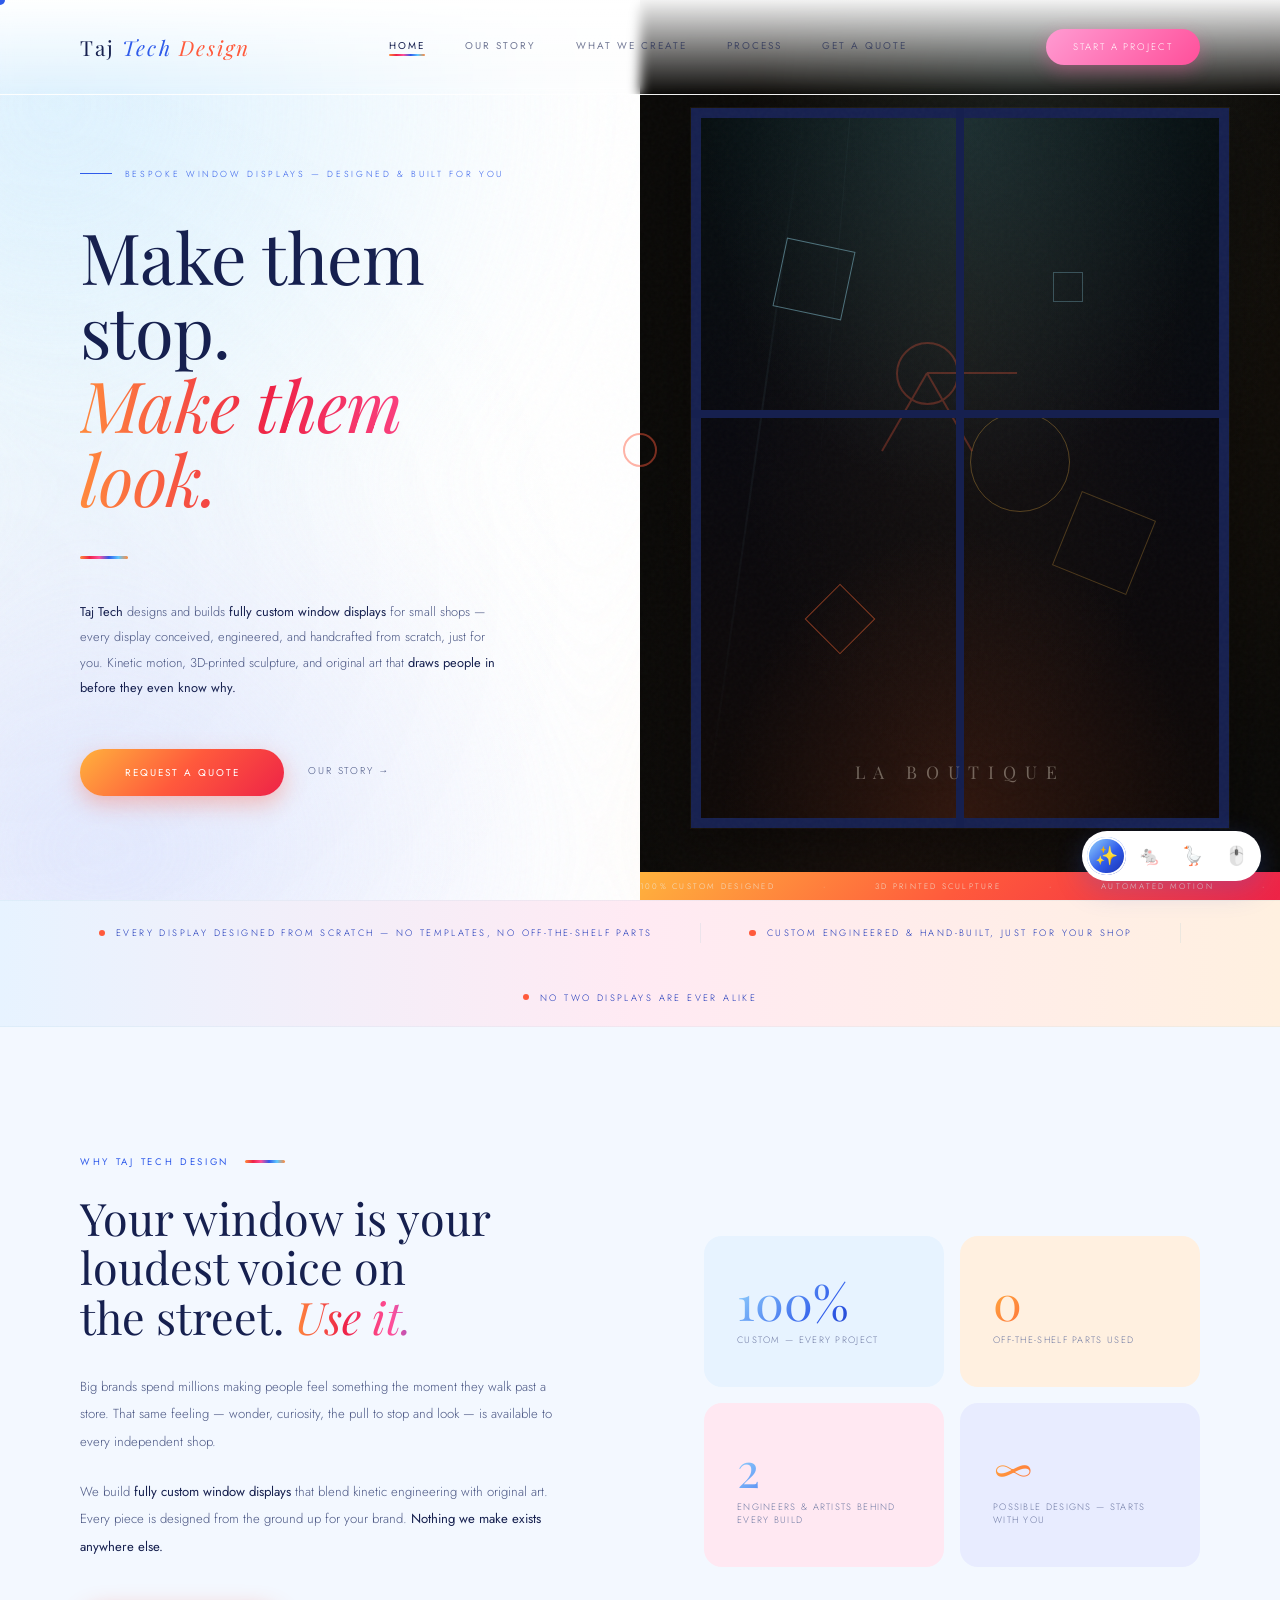
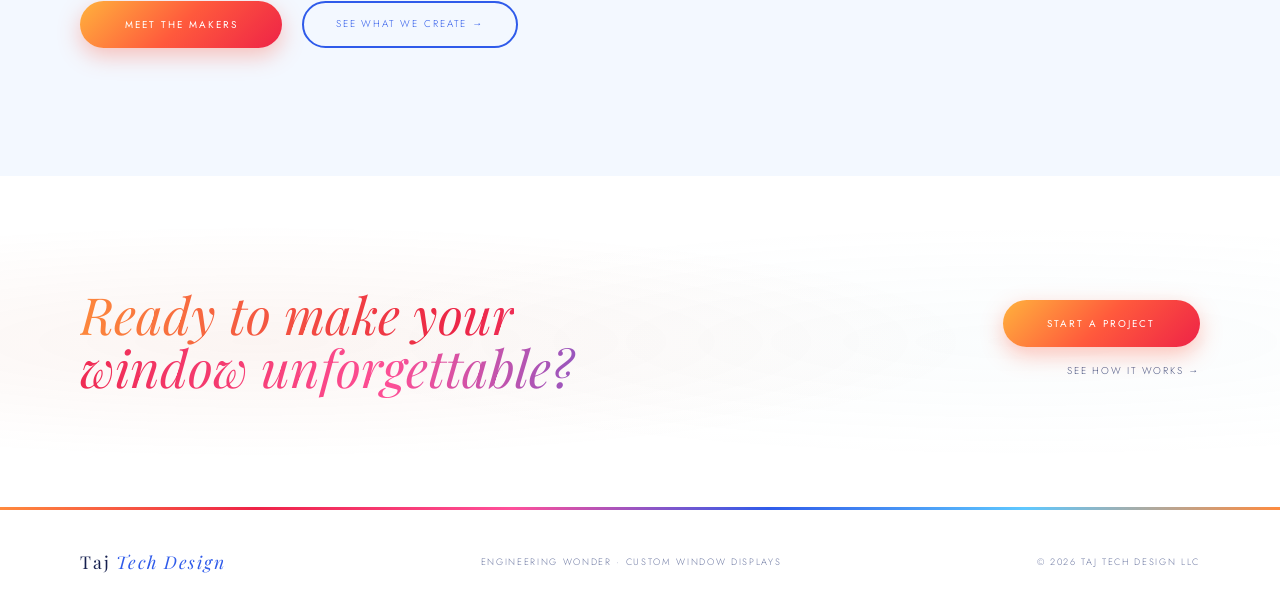
<file: index.html>
<!DOCTYPE html>
<html lang="en">
<head>
<meta charset="UTF-8">
<meta name="viewport" content="width=device-width, initial-scale=1.0">
<meta name="description" content="Taj Tech Design — Fully custom window displays for small shops. Kinetic motion, 3D-printed sculpture, and original art. Nothing off the shelf.">
<title>Taj Tech Design— Custom Window Displays</title>
<link rel="stylesheet" href="styles.css">
<style>
/* ── HOME-ONLY STYLES ── */
.hero { min-height:100vh;display:grid;grid-template-columns:1fr 1fr;position:relative;overflow:hidden; }
.hero::before { content:'';position:absolute;inset:0;z-index:1;pointer-events:none;opacity:.03;background-image:url("data:image/svg+xml,%3Csvg viewBox='0 0 256 256' xmlns='http://www.w3.org/2000/svg'%3E%3Cfilter id='noise'%3E%3CfeTurbulence type='fractalNoise' baseFrequency='0.9' numOctaves='4' stitchTiles='stitch'/%3E%3C/filter%3E%3Crect width='100%25' height='100%25' filter='url(%23noise)'/%3E%3C/svg%3E"); }

.hero-left { display:flex;flex-direction:column;justify-content:center;padding:10rem 5rem 6rem;position:relative;z-index:2; }
.hero-left::before { content:'';position:absolute;inset:0;pointer-events:none;background:radial-gradient(ellipse at 0% 65%,rgba(126,184,201,0.04) 0%,transparent 65%); }

.hero-tag { display:inline-flex;align-items:center;gap:.8rem;font-size:.55rem;letter-spacing:.3em;text-transform:uppercase;color:var(--blue);margin-bottom:2.5rem;opacity:0;animation:riseIn .8s .2s forwards; }
.hero-tag::before { content:'';width:2rem;height:1px;background:var(--blue); }

.hero-title { font-family:'Playfair Display',serif;font-size:clamp(3.2rem,5.5vw,6rem);font-weight:400;line-height:1.05;letter-spacing:-.01em;opacity:0;animation:riseIn .9s .4s forwards; }
.hero-title em { font-style:italic;color:var(--gold);display:block; }

.hero-divider { width:3rem;height:1px;background:linear-gradient(to right,var(--orange),var(--blue));margin:2.5rem 0;opacity:0;animation:riseIn .8s .6s forwards; }

.hero-sub { font-size:.8rem;line-height:2;color:var(--muted-lt);max-width:420px;opacity:0;animation:riseIn .9s .7s forwards; }
.hero-sub strong { color:var(--cream);font-weight:400; }

.hero-actions { margin-top:3rem;display:flex;gap:1.5rem;align-items:center;opacity:0;animation:riseIn .9s .9s forwards; }

/* Window scene */
.hero-right { position:relative;overflow:hidden;background:var(--night); }
.scene-bg { position:absolute;inset:0;background:radial-gradient(ellipse at 60% 15%,rgba(74,143,163,0.12) 0%,transparent 50%),radial-gradient(ellipse at 40% 85%,rgba(196,81,42,0.08) 0%,transparent 50%),radial-gradient(ellipse at 60% 40%,#1a1208 0%,#0a0907 70%); }
.window-wrap { position:absolute;top:12%;left:8%;right:8%;bottom:8%; }
.w-frame-outer { position:absolute;inset:0;border:10px solid #1e1710;box-shadow:inset 0 0 30px rgba(0,0,0,.6),0 20px 60px rgba(0,0,0,.5),0 0 0 1px rgba(201,149,58,0.08); }
.w-bar-v { position:absolute;top:0;bottom:0;left:50%;width:8px;background:#1e1710;transform:translateX(-50%);z-index:10; }
.w-bar-h { position:absolute;left:0;right:0;top:42%;height:8px;background:#1e1710;z-index:10; }
.w-glass { position:absolute;inset:10px;overflow:hidden;background:linear-gradient(180deg,rgba(6,14,16,1) 0%,rgba(8,8,14,1) 45%,rgba(14,8,6,1) 100%); }
.w-glass::before { content:'';position:absolute;top:0;left:0;right:0;height:55%;background:radial-gradient(ellipse at 50% 0%,rgba(74,143,163,0.22) 0%,transparent 70%);pointer-events:none; }
.w-glass::after  { content:'';position:absolute;bottom:0;left:0;right:0;height:45%;background:radial-gradient(ellipse at 50% 100%,rgba(196,81,42,0.18) 0%,transparent 65%);pointer-events:none; }
.display-scene { position:absolute;inset:0;overflow:hidden; }
.d-light { position:absolute;inset:0;background:radial-gradient(ellipse at 50% 30%,rgba(201,149,58,0.07) 0%,transparent 65%);animation:lightPulse 5s ease-in-out infinite alternate; }
.d-shape { position:absolute;border:1.5px solid;animation:floatShape var(--dur,7s) ease-in-out infinite;animation-delay:var(--delay,0s); }
.s1{width:70px;height:70px;top:18%;left:15%;border-color:rgba(126,184,201,0.55);transform:rotate(12deg);--dur:8s;--r:12deg;}
.s2{width:100px;height:100px;top:42%;left:52%;border-radius:50%;border-color:rgba(201,149,58,0.38);--dur:6s;--delay:-2s;}
.s3{width:50px;height:50px;top:68%;left:22%;border-color:rgba(196,81,42,0.65);transform:rotate(45deg);--dur:9s;--delay:-4s;--r:45deg;}
.s4{width:30px;height:30px;top:22%;left:68%;border-color:rgba(126,184,201,0.35);--dur:7s;--delay:-1s;}
.s5{width:80px;height:80px;top:55%;left:70%;border-color:rgba(201,149,58,0.32);transform:rotate(22deg);--dur:11s;--delay:-3s;--r:22deg;}
.d-orbit { position:absolute;top:50%;left:50%;width:140px;height:140px;margin:-70px 0 0 -70px;animation:orbit 12s linear infinite;opacity:.35; }
.d-orbit::before { content:'';position:absolute;top:0;left:50%;width:5px;height:5px;background:var(--blue);border-radius:50%;margin-left:-2.5px;box-shadow:0 0 10px var(--blue); }
.d-gear { position:absolute;top:30%;left:35%;width:90px;height:90px;animation:spinSlow 25s linear infinite;opacity:.28; }
.gear-ring { position:absolute;inset:15%;border-radius:50%;border:2px solid var(--orange); }
.gear-spoke { position:absolute;top:50%;left:50%;width:100%;height:2px;background:var(--orange);transform-origin:left center;margin-top:-1px; }
.w-nameplate { position:absolute;bottom:5%;left:50%;transform:translateX(-50%);font-family:'Playfair Display',serif;font-size:1.1rem;letter-spacing:.5em;text-transform:uppercase;color:rgba(240,232,216,.38);white-space:nowrap;z-index:11;text-shadow:0 0 20px rgba(126,184,201,0.3); }
.w-reflect  { position:absolute;top:0;left:10%;width:2px;height:100%;background:linear-gradient(to bottom,transparent,rgba(126,184,201,.07) 40%,transparent);transform:skew(-8deg); }
.w-reflect2 { position:absolute;top:0;left:25%;width:1px;height:60%;background:linear-gradient(to bottom,rgba(126,184,201,.05),transparent);transform:skew(-5deg); }
.ticker-wrap { position:absolute;bottom:0;left:0;right:0;background:var(--orange);overflow:hidden;z-index:20;padding:.5rem 0; }
.ticker-track { display:flex;white-space:nowrap;gap:3rem;animation:tickerRoll 22s linear infinite;font-size:.5rem;letter-spacing:.28em;text-transform:uppercase;color:rgba(240,232,216,.9); }

/* Callout strip */
.callout-strip { background:var(--dusk-mid);border-top:1px solid rgba(126,184,201,0.1);border-bottom:1px solid rgba(126,184,201,0.1);padding:1.4rem 5rem;display:flex;align-items:center;justify-content:center;gap:3rem;flex-wrap:wrap; }
.callout-strip span { font-size:.58rem;letter-spacing:.26em;text-transform:uppercase;color:var(--blue);display:flex;align-items:center;gap:.7rem; }
.callout-strip span::before { content:'';width:.38rem;height:.38rem;background:var(--orange);border-radius:50%;flex-shrink:0; }
.callout-strip .sep { width:1px;height:1.2rem;background:rgba(126,184,201,.15);flex-shrink:0;display:block; }
.callout-strip .sep::before { display:none; }

/* Intro preview strip */
.intro { padding:8rem 5rem;display:grid;grid-template-columns:1fr 1fr;gap:8rem;align-items:center;background:var(--dusk); }
.intro-text { font-size:.82rem;line-height:2.1;color:var(--muted-lt);margin-top:2rem; }
.intro-text p+p { margin-top:1.4rem; }
.intro-text strong { color:var(--cream);font-weight:400; }
.intro-stats { display:grid;grid-template-columns:1fr 1fr;gap:2px;background:rgba(126,184,201,0.06); }
.stat-cell { background:var(--dusk);padding:2.5rem 2rem;border:1px solid transparent;transition:background .3s,border-color .3s; }
.stat-cell:hover { background:var(--dusk-mid);border-color:rgba(126,184,201,0.15); }
.stat-num { font-family:'Playfair Display',serif;font-size:3rem;font-weight:400;line-height:1;margin-bottom:.5rem;background:linear-gradient(135deg,var(--gold),var(--blue));-webkit-background-clip:text;-webkit-text-fill-color:transparent;background-clip:text; }
.stat-label { font-size:.58rem;letter-spacing:.14em;text-transform:uppercase;color:var(--muted); }

/* CTA banner */
.cta-band { padding:7rem 5rem;display:grid;grid-template-columns:1fr auto;gap:4rem;align-items:center;position:relative;overflow:hidden; }
.cta-band::before { content:'';position:absolute;inset:0;background:radial-gradient(ellipse at 20% 50%,rgba(196,81,42,0.06) 0%,transparent 50%),radial-gradient(ellipse at 80% 50%,rgba(126,184,201,0.04) 0%,transparent 50%);pointer-events:none; }
.cta-band h2 { font-family:'Playfair Display',serif;font-size:clamp(2.5rem,4vw,5rem);font-weight:400;line-height:1.05; }
.cta-band h2 em { color:var(--gold);font-style:italic; }
.cta-band-actions { display:flex;flex-direction:column;gap:1rem;align-items:flex-end; }

@media(max-width:1024px){
  .hero{grid-template-columns:1fr;}
  .hero-right{height:70vw;}
  .hero-left{padding:9rem 2.5rem 5rem;}
  .intro{grid-template-columns:1fr;gap:3rem;padding:6rem 2.5rem;}
  .callout-strip{padding:1.2rem 2.5rem;gap:1.5rem;}
  .cta-band{grid-template-columns:1fr;gap:2.5rem;padding:6rem 2.5rem;}
  .cta-band-actions{align-items:flex-start;}
}
@media(max-width:600px){
  .callout-strip .sep{display:none;}
  .intro-stats{grid-template-columns:1fr 1fr;}
}
</style>
</head>
<body>
<div class="cur" id="cur"></div>
<div class="cur-r" id="curR"></div>

<nav id="mainNav">
  <a class="nav-logo" href="index.html">Taj  <span>Tech <span>Design </span></span></a>
  <div class="nav-links">
    <a href="index.html">Home</a>
    <a href="about.html">Our Story</a>
    <a href="services.html">What We Create</a>
    <a href="process.html">Process</a>
    <a href="contact.html">Get a Quote</a>
  </div>
  <a href="contact.html" class="nav-cta">Start a Project</a>
  <button class="nav-hamburger" aria-label="Menu"><span></span><span></span><span></span></button>
</nav>
<div class="nav-drawer">
  <a href="index.html">Home</a>
  <a href="about.html">Our Story</a>
  <a href="services.html">What We Create</a>
  <a href="process.html">Process</a>
  <a href="contact.html">Get a Quote</a>
</div>

<section class="hero">
  <div class="hero-left">
    <p class="hero-tag">Bespoke Window Displays — Designed &amp; Built for You</p>
    <h1 class="hero-title">Make them<br>stop.<br><em>Make them look.</em></h1>
    <div class="hero-divider"></div>
    <p class="hero-sub"><strong>Taj Tech</strong> designs and builds <strong>fully custom window displays</strong> for small shops — every display conceived, engineered, and handcrafted from scratch, just for you. Kinetic motion, 3D-printed sculpture, and original art that <strong>draws people in before they even know why.</strong></p>
    <div class="hero-actions">
      <a href="contact.html" class="btn-fill"><span>Request a Quote</span></a>
      <a href="about.html" class="btn-line">Our Story →</a>
    </div>
  </div>
  <div class="hero-right">
    <div class="scene-bg"></div>
    <div class="window-wrap">
      <div class="w-frame-outer"></div>
      <div class="w-bar-v"></div><div class="w-bar-h"></div>
      <div class="w-glass">
        <div class="display-scene">
          <div class="d-light"></div>
          <div class="d-shape s1"></div><div class="d-shape s2"></div>
          <div class="d-shape s3"></div><div class="d-shape s4"></div><div class="d-shape s5"></div>
          <div class="d-orbit"></div>
          <div class="d-gear"><div class="gear-ring"></div><div class="gear-spoke" style="transform:rotate(0deg)"></div><div class="gear-spoke" style="transform:rotate(60deg)"></div><div class="gear-spoke" style="transform:rotate(120deg)"></div></div>
          <div class="w-reflect"></div><div class="w-reflect2"></div>
        </div>
        <div class="w-nameplate">La Boutique</div>
      </div>
    </div>
    <div class="ticker-wrap">
      <div class="ticker-track">
        <span>100% Custom Designed</span><span>·</span><span>3D Printed Sculpture</span><span>·</span><span>Automated Motion</span><span>·</span><span>Built for Small Shops</span><span>·</span><span>Engineering &amp; Art</span><span>·</span><span>Nothing Off The Shelf</span><span>·</span>
        <span>100% Custom Designed</span><span>·</span><span>3D Printed Sculpture</span><span>·</span><span>Automated Motion</span><span>·</span><span>Built for Small Shops</span><span>·</span><span>Engineering &amp; Art</span><span>·</span><span>Nothing Off The Shelf</span><span>·</span>
      </div>
    </div>
  </div>
</section>

<div class="callout-strip">
  <span>Every display designed from scratch — no templates, no off-the-shelf parts</span>
  <div class="sep"></div>
  <span>Custom engineered &amp; hand-built, just for your shop</span>
  <div class="sep"></div>
  <span>No two displays are ever alike</span>
</div>

<section class="intro">
  <div class="reveal">
    <div class="section-label">Why Taj Tech Design</div>
    <h2 class="section-heading">Your window is your<br>loudest voice on<br>the street. <em>Use it.</em></h2>
    <div class="intro-text">
      <p>Big brands spend millions making people feel something the moment they walk past a store. That same feeling — wonder, curiosity, the pull to stop and look — is available to every independent shop.</p>
      <p>We build <strong>fully custom window displays</strong> that blend kinetic engineering with original art. Every piece is designed from the ground up for your brand. <strong>Nothing we make exists anywhere else.</strong></p>
    </div>
    <div style="margin-top:2.5rem;display:flex;gap:1.2rem;flex-wrap:wrap;">
      <a href="about.html" class="btn-fill"><span>Meet the Makers</span></a>
      <a href="services.html" class="btn-ghost">See What We Create →</a>
    </div>
  </div>
  <div class="intro-stats reveal">
    <div class="stat-cell hoverable"><div class="stat-num">100%</div><div class="stat-label">Custom — every project</div></div>
    <div class="stat-cell hoverable"><div class="stat-num">0</div><div class="stat-label">Off-the-shelf parts used</div></div>
    <div class="stat-cell hoverable"><div class="stat-num">2</div><div class="stat-label">Engineers &amp; artists behind every build</div></div>
    <div class="stat-cell hoverable"><div class="stat-num">∞</div><div class="stat-label">Possible designs — starts with you</div></div>
  </div>
</section>

<section class="cta-band">
  <div class="reveal">
    <h2><em>Ready to make your<br>window unforgettable?</em></h2>
  </div>
  <div class="cta-band-actions reveal">
    <a href="contact.html" class="btn-fill"><span>Start a Project</span></a>
    <a href="process.html" class="btn-line">See How It Works →</a>
  </div>
</section>

<footer>
  <div class="footer-logo">Taj  <span>Tech <span> Design</span></span></div>
  <div class="footer-tagline">Engineering Wonder · Custom Window Displays</div>
  <div class="footer-copy">© 2026 Taj Tech Design LLC</div>
</footer>

<script src="main.js"></script>
</body>
</html>
</file>
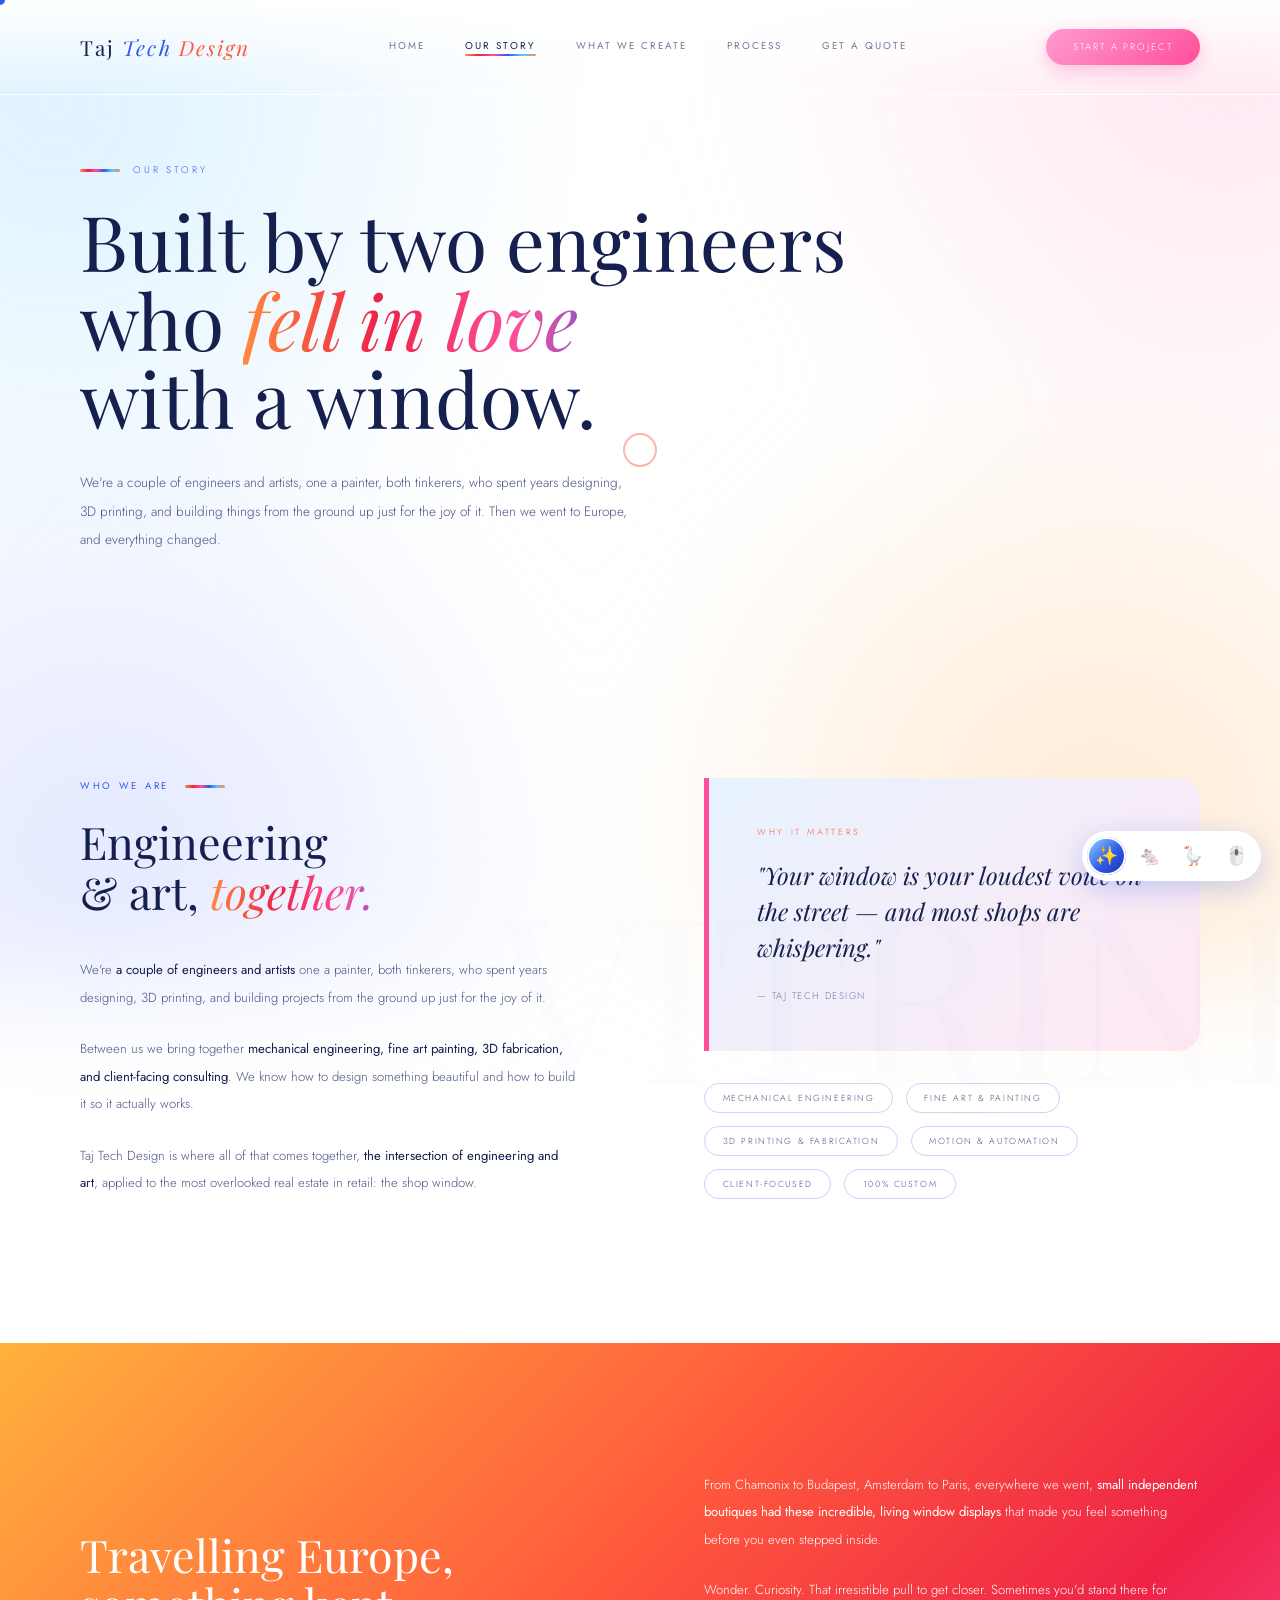
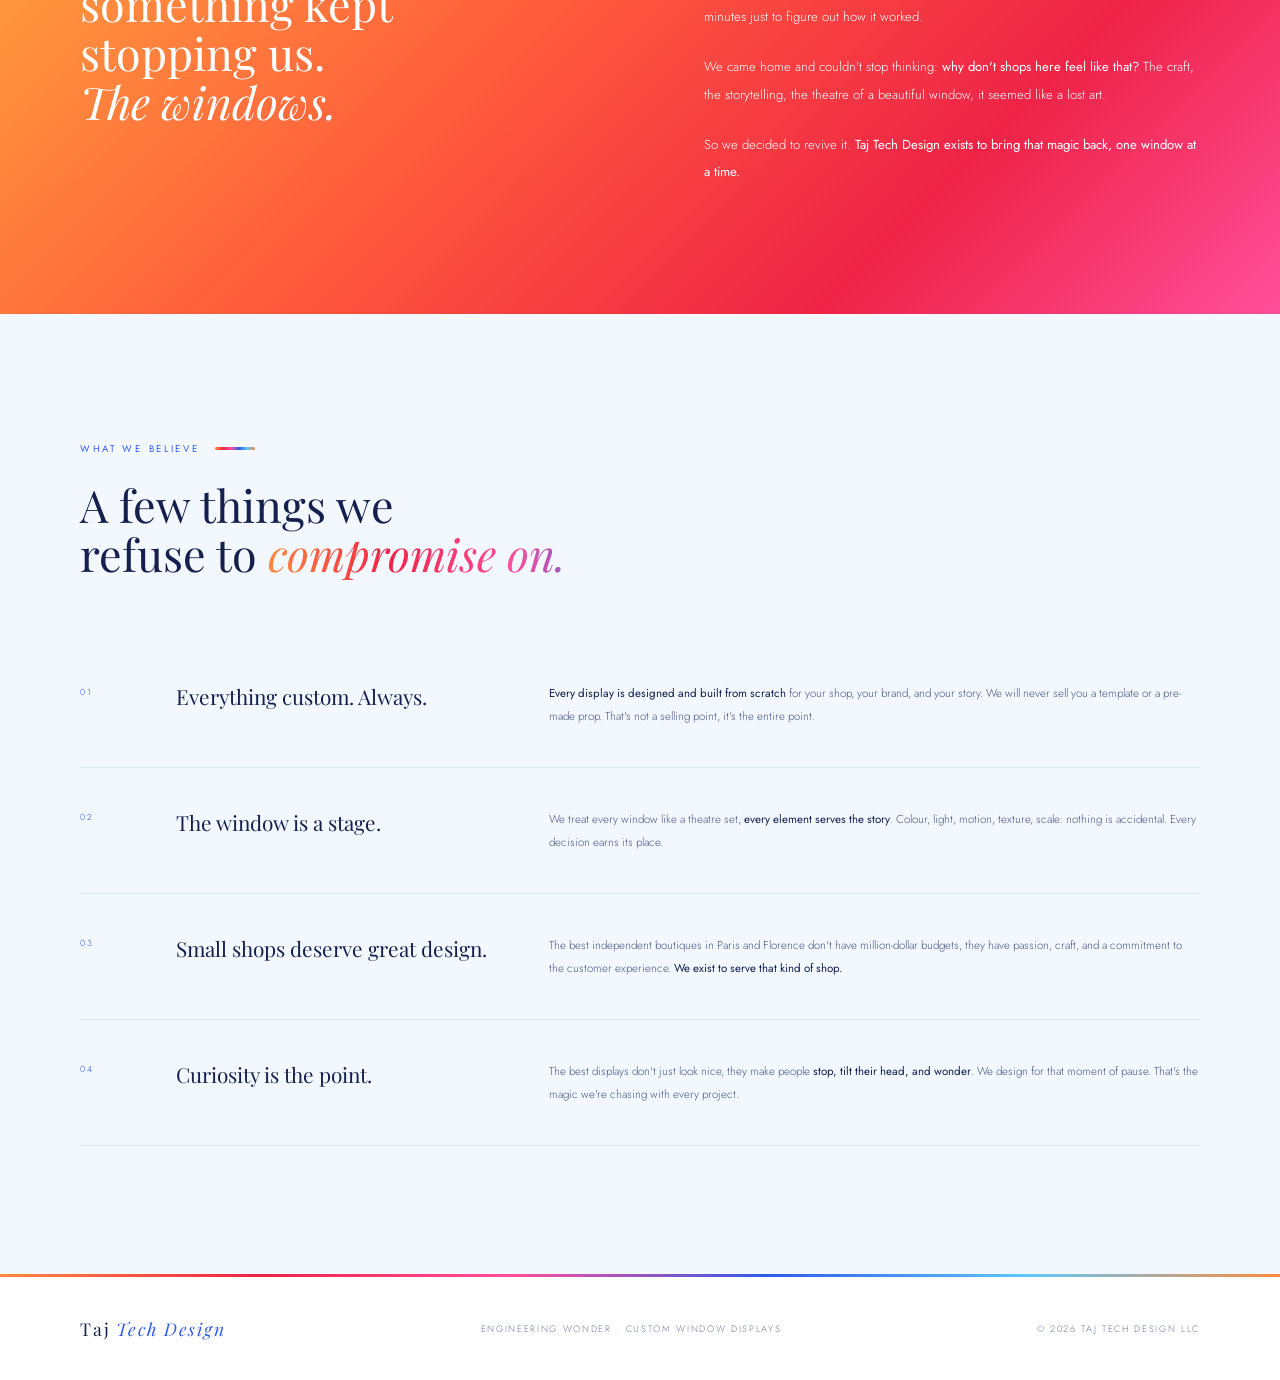
<file: about.html>
<!DOCTYPE html>
<html lang="en">
<head>
<meta charset="UTF-8">
<meta name="viewport" content="width=device-width, initial-scale=1.0">
<meta name="description" content="The story behind Taj Tech Design— two engineers and artists inspired by European shop windows.">
<title>Our Story: Taj Tech Design</title>
<link rel="stylesheet" href="styles.css">
<style>
.about { padding:9rem 5rem;display:grid;grid-template-columns:1fr 1fr;gap:8rem;align-items:center;position:relative;overflow:hidden; }
.about::before { content:'VITRINE';position:absolute;right:-5rem;top:50%;transform:translateY(-50%);font-family:'Playfair Display',serif;font-size:18vw;font-weight:400;color:rgba(126,184,201,.025);pointer-events:none;white-space:nowrap;letter-spacing:-.02em; }
.about-text { font-size:.82rem;line-height:2.1;color:var(--muted-lt);margin-top:2.5rem; }
.about-text p+p { margin-top:1.5rem; }
.about-text strong { color:var(--cream);font-weight:400; }
.about-card { background:var(--dusk);padding:3rem;border-left:2px solid var(--gold); }
.about-card-eyebrow { font-size:.55rem;letter-spacing:.3em;text-transform:uppercase;color:var(--gold);margin-bottom:1.2rem; }
.about-card-quote { font-family:'Playfair Display',serif;font-size:1.5rem;font-style:italic;line-height:1.5;color:var(--cream); }
.about-card-attr { margin-top:1.5rem;font-size:.6rem;letter-spacing:.15em;text-transform:uppercase;color:var(--muted); }
.about-tags { display:flex;flex-wrap:wrap;gap:.8rem;margin-top:2rem; }
.tag { font-size:.55rem;letter-spacing:.18em;text-transform:uppercase;padding:.5rem 1.1rem;border:1px solid rgba(126,184,201,0.15);color:var(--muted-lt);transition:all .3s; }
.tag:hover { border-color:var(--blue);color:var(--cream); }

/* Europe section */
.europe { padding:8rem 5rem;background:var(--orange);display:grid;grid-template-columns:1fr 1fr;gap:8rem;align-items:center; }
.europe h2 { font-family:'Playfair Display',serif;font-size:clamp(2rem,3.5vw,4rem);font-weight:400;line-height:1.1;color:var(--cream); }
.europe h2 em { font-style:italic;color:rgba(240,232,216,.75); }
.europe-body { font-size:.82rem;line-height:2.1;color:rgba(240,232,216,.85); }
.europe-body p+p { margin-top:1.4rem; }
.europe-body strong { color:var(--cream);font-weight:400; }

/* Values */
.values { padding:8rem 5rem;background:var(--dusk); }
.values-list { margin-top:4rem;display:flex;flex-direction:column; }
.value-item { display:grid;grid-template-columns:3rem 1fr 2fr;gap:3rem;align-items:start;padding:2.5rem 0;border-bottom:1px solid rgba(255,255,255,.06); }
.value-num { font-size:.55rem;letter-spacing:.25em;text-transform:uppercase;color:var(--blue);padding-top:.2rem; }
.value-title { font-family:'Playfair Display',serif;font-size:1.3rem;font-weight:400; }
.value-body { font-size:.72rem;line-height:1.95;color:var(--muted-lt); }
.value-body strong { color:var(--cream);font-weight:400; }

@media(max-width:1024px){
  .about,.europe,.values { padding:6rem 2.5rem; }
  .about,.europe { grid-template-columns:1fr;gap:3rem; }
  .value-item { grid-template-columns:2rem 1fr;grid-template-rows:auto auto; }
  .value-body { grid-column:2; }
}
</style>
</head>
<body>
<div class="cur" id="cur"></div>
<div class="cur-r" id="curR"></div>

<nav id="mainNav">
  <a class="nav-logo" href="index.html">Taj <span>Tech <span>Design </span></span></a>
  <div class="nav-links">
    <a href="index.html">Home</a>
    <a href="about.html">Our Story</a>
    <a href="services.html">What We Create</a>
    <a href="process.html">Process</a>
    <a href="contact.html">Get a Quote</a>
  </div>
  <a href="contact.html" class="nav-cta">Start a Project</a>
  <button class="nav-hamburger" aria-label="Menu"><span></span><span></span><span></span></button>
</nav>
<div class="nav-drawer">
  <a href="index.html">Home</a>
  <a href="about.html">Our Story</a>
  <a href="services.html">What We Create</a>
  <a href="process.html">Process</a>
  <a href="contact.html">Get a Quote</a>
</div>

<div class="page-hero">
  <div class="page-hero-eyebrow" style="opacity:0;animation:riseIn .8s .2s forwards;">Our Story</div>
  <h1 style="opacity:0;animation:riseIn .9s .3s forwards;">Built by two engineers<br>who <em>fell in love</em><br>with a window.</h1>
  <p>We're a couple of engineers and artists, one a painter, both tinkerers, who spent years designing, 3D printing, and building things from the ground up just for the joy of it. Then we went to Europe, and everything changed.</p>
</div>

<section class="about">
  <div class="reveal">
    <div class="section-label">Who We Are</div>
    <h2 class="section-heading">Engineering<br>&amp; art, <em>together.</em></h2>
    <div class="about-text">
      <p>We're <strong>a couple of engineers and artists</strong> one a painter, both tinkerers, who spent years designing, 3D printing, and building projects from the ground up just for the joy of it.</p>
      <p>Between us we bring together <strong>mechanical engineering, fine art painting, 3D fabrication, and client-facing consulting</strong>. We know how to design something beautiful and how to build it so it actually works.</p>
      <p>Taj Tech Design is where all of that comes together, <strong>the intersection of engineering and art</strong>, applied to the most overlooked real estate in retail: the shop window.</p>
    </div>
  </div>
  <div class="reveal">
    <div class="about-card">
      <div class="about-card-eyebrow">Why it matters</div>
      <div class="about-card-quote">"Your window is your loudest voice on the street — and most shops are whispering."</div>
      <div class="about-card-attr">— Taj Tech Design</div>
    </div>
    <div class="about-tags">
      <span class="tag">Mechanical Engineering</span>
      <span class="tag">Fine Art &amp; Painting</span>
      <span class="tag">3D Printing &amp; Fabrication</span>
      <span class="tag">Motion &amp; Automation</span>
      <span class="tag">Client-Focused</span>
      <span class="tag">100% Custom</span>
    </div>
  </div>
</section>

<section class="europe">
  <div class="reveal">
    <h2>Travelling Europe,<br>something kept<br>stopping us.<br><em>The windows.</em></h2>
  </div>
  <div class="reveal">
    <div class="europe-body">
      <p>From Chamonix to Budapest, Amsterdam to Paris, everywhere we went, <strong>small independent boutiques had these incredible, living window displays</strong> that made you feel something before you even stepped inside.</p>
      <p>Wonder. Curiosity. That irresistible pull to get closer. Sometimes you'd stand there for minutes just to figure out how it worked.</p>
      <p>We came home and couldn't stop thinking: <strong>why don't shops here feel like that?</strong> The craft, the storytelling, the theatre of a beautiful window, it seemed like a lost art.</p>
      <p>So we decided to revive it. <strong>Taj Tech Design exists to bring that magic back, one window at a time.</strong></p>
    </div>
  </div>
</section>

<section class="values">
  <div class="reveal">
    <div class="section-label">What We Believe</div>
    <h2 class="section-heading">A few things we<br>refuse to <em>compromise on.</em></h2>
  </div>
  <div class="values-list">
    <div class="value-item reveal">
      <div class="value-num">01</div>
      <div class="value-title">Everything custom. Always.</div>
      <div class="value-body"><strong>Every display is designed and built from scratch</strong> for your shop, your brand, and your story. We will never sell you a template or a pre-made prop. That's not a selling point, it's the entire point.</div>
    </div>
    <div class="value-item reveal">
      <div class="value-num">02</div>
      <div class="value-title">The window is a stage.</div>
      <div class="value-body">We treat every window like a theatre set, <strong>every element serves the story</strong>. Colour, light, motion, texture, scale: nothing is accidental. Every decision earns its place.</div>
    </div>
    <div class="value-item reveal">
      <div class="value-num">03</div>
      <div class="value-title">Small shops deserve great design.</div>
      <div class="value-body">The best independent boutiques in Paris and Florence don't have million-dollar budgets, they have passion, craft, and a commitment to the customer experience. <strong>We exist to serve that kind of shop.</strong></div>
    </div>
    <div class="value-item reveal">
      <div class="value-num">04</div>
      <div class="value-title">Curiosity is the point.</div>
      <div class="value-body">The best displays don't just look nice, they make people <strong>stop, tilt their head, and wonder</strong>. We design for that moment of pause. That's the magic we're chasing with every project.</div>
    </div>
  </div>
</section>

<footer>
  <div class="footer-logo">Taj <span>Tech <span> Design</span></span></div>
  <div class="footer-tagline">Engineering Wonder · Custom Window Displays</div>
  <div class="footer-copy">© 2026 Taj Tech Design LLC</div>
</footer>

<script src="main.js"></script>
</body>
</html>
</file>
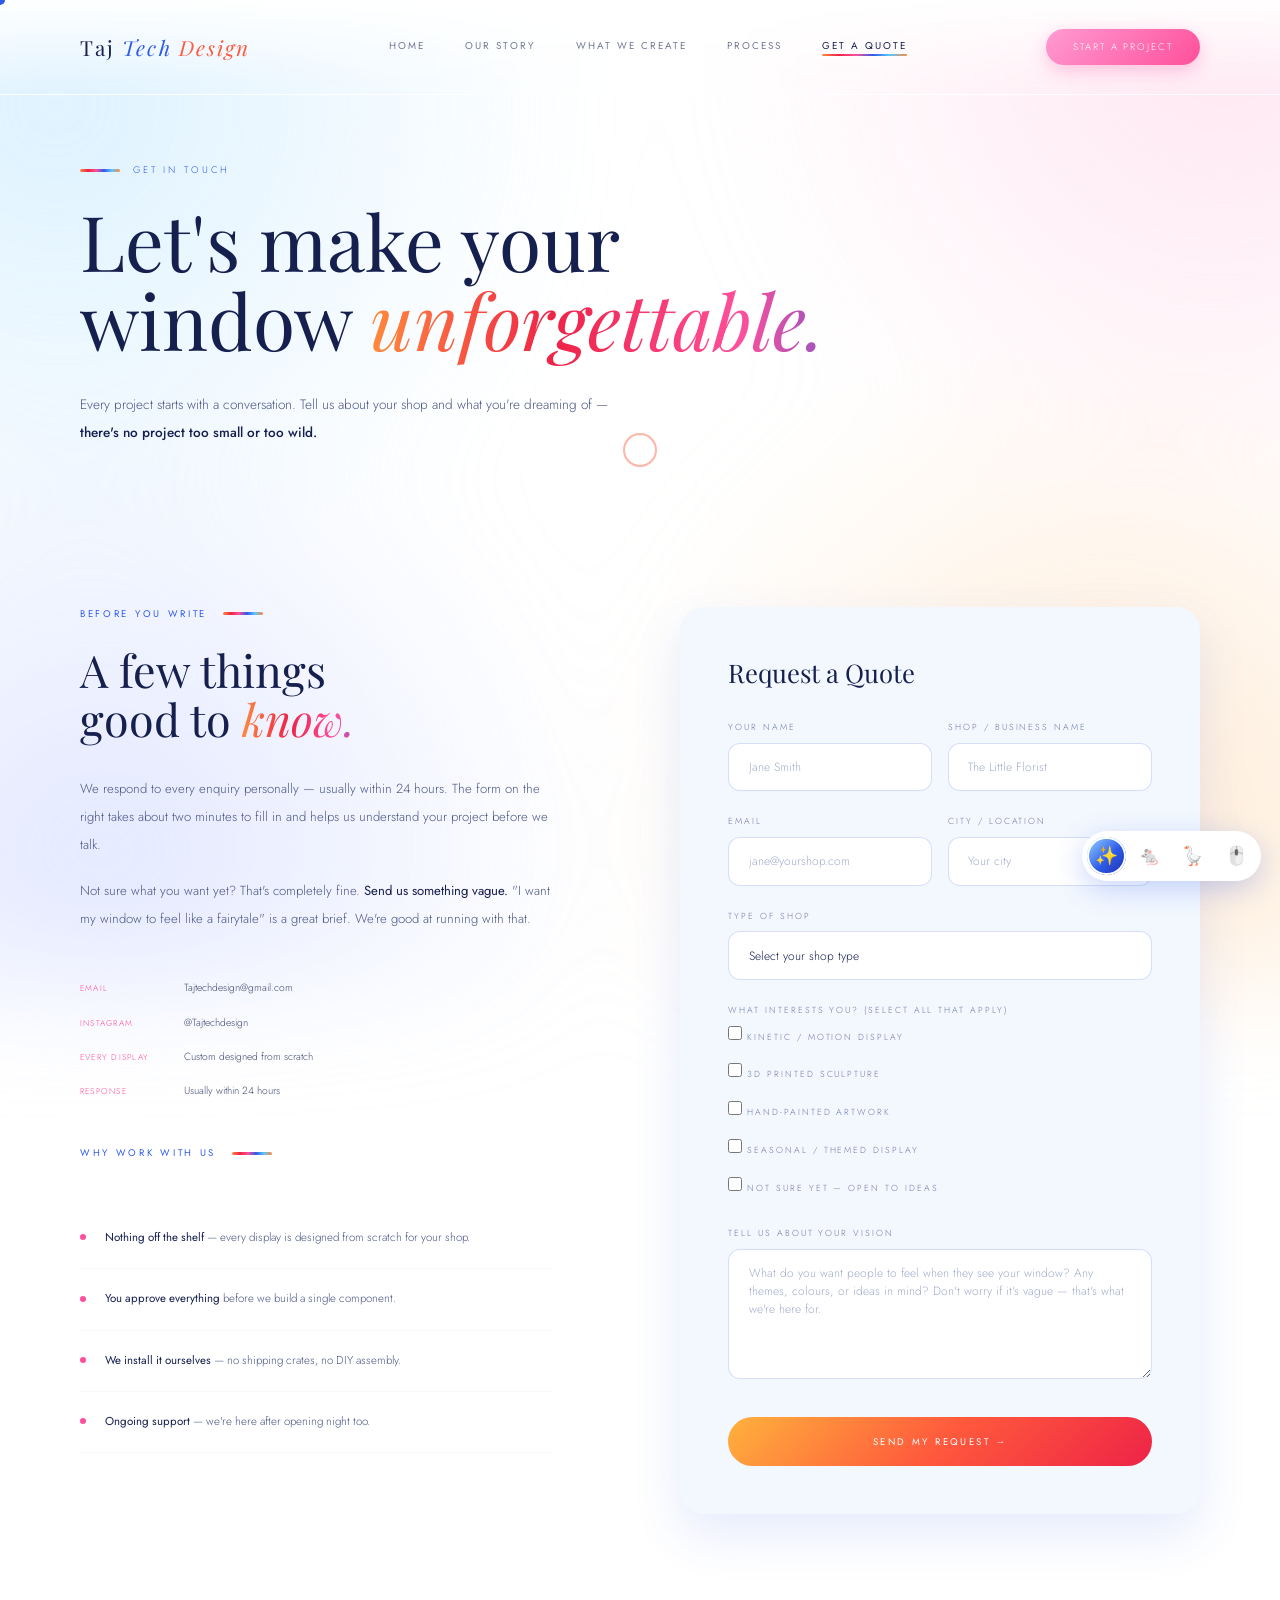
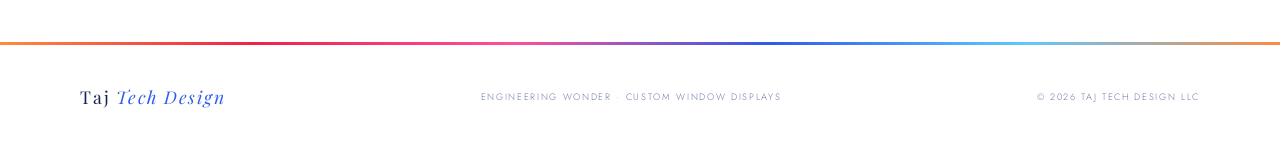
<file: contact.html>
<!DOCTYPE html>
<html lang="en">
<head>
<meta charset="UTF-8">
<meta name="viewport" content="width=device-width, initial-scale=1.0">
<meta name="description" content="Get in touch with Taj Tech Design— request a quote for your custom window display.">
<title>Get a Quote — Taj Tech Design</title>
<link rel="stylesheet" href="styles.css">

<style>
.contact {
  padding:5rem 5rem 8rem;
  display:grid;
  grid-template-columns:1fr 1.1fr;
  gap:8rem;
  align-items:start;
}

.contact-intro {
  font-size:.82rem;
  line-height:2.1;
  color:var(--muted-lt);
  margin-top:2rem;
}

.contact-intro strong {
  color:var(--cream);
  font-weight:400;
}

.contact-details {
  margin-top:3rem;
  display:flex;
  flex-direction:column;
  gap:1.2rem;
}

.cd-row {
  display:flex;
  gap:1.5rem;
  font-size:.65rem;
  align-items:baseline;
}

.cd-label {
  color:var(--orange);
  letter-spacing:.15em;
  text-transform:uppercase;
  font-size:.52rem;
  width:80px;
  flex-shrink:0;
}

.cd-val {
  color:var(--cream);
  opacity:.8;
}

/* Why work with us */
.why-list {
  margin-top:3rem;
  display:flex;
  flex-direction:column;
  gap:0;
}

.why-item {
  display:flex;
  gap:1.2rem;
  align-items:flex-start;
  padding:1.2rem 0;
  border-bottom:1px solid rgba(126,184,201,0.07);
}

.why-item::before {
  content:'';
  width:.38rem;
  height:.38rem;
  background:var(--blue);
  border-radius:50%;
  flex-shrink:0;
  margin-top:.45rem;
}

.why-item-text {
  font-size:.72rem;
  line-height:1.9;
  color:var(--muted-lt);
}

.why-item-text strong {
  color:var(--cream);
  font-weight:400;
}

/* Form */
.quote-form {
  background:var(--dusk);
  padding:3rem;
  border:1px solid rgba(126,184,201,0.08);
}

.quote-form h3 {
  font-family:'Playfair Display',serif;
  font-size:1.6rem;
  font-weight:400;
  margin-bottom:2rem;
}

.form-row {
  margin-bottom:1.5rem;
}

.form-row label {
  display:block;
  font-size:.55rem;
  letter-spacing:.22em;
  text-transform:uppercase;
  color:var(--muted);
  margin-bottom:.6rem;
}

.form-row input,
.form-row select,
.form-row textarea {
  width:100%;
  padding:.9rem 1.2rem;
  background:rgba(126,184,201,0.04);
  border:1px solid rgba(126,184,201,0.12);
  border-bottom-color:rgba(126,184,201,0.28);
  color:var(--cream);
  font-family:'Jost',sans-serif;
  font-size:.75rem;
  font-weight:300;
  outline:none;
  transition:border-color .3s,background .3s;
  cursor:none;
  appearance:none;
}

.form-row input:focus,
.form-row select:focus,
.form-row textarea:focus {
  border-color:var(--gold);
  background:rgba(201,149,58,0.04);
}

.form-row input::placeholder,
.form-row textarea::placeholder {
  color:rgba(240,232,216,0.2);
}

.form-row select option {
  background:var(--dusk);
}

.form-row textarea {
  resize:vertical;
  min-height:130px;
}

.form-grid {
  display:grid;
  grid-template-columns:1fr 1fr;
  gap:1rem;
}

/* Checkbox group */
.checkbox-group {
  display:flex;
  flex-direction:column;
  gap:.7rem;
  margin-top:.5rem;
}

.checkbox-label {
  display:flex;
  align-items:center;
  gap:.8rem;
  font-size:.68rem;
  color:var(--muted-lt);
  cursor:none;
}
  
.form-row .checkbox-label input[type="checkbox"] {
  width:14px;
  height:14px;
  padding:0;
  margin:0;
  flex-shrink:0;
  appearance:auto;
  -webkit-appearance:checkbox;
  background:none;
  border:none;
  accent-color:var(--orange);
  cursor:none;
}
  
.checkbox-label:hover {
  color:var(--cream);
}

.form-submit {
  width:100%;
  padding:1.1rem;
  background:var(--orange);
  border:none;
  color:var(--cream);
  font-family:'Jost',sans-serif;
  font-size:.6rem;
  letter-spacing:.25em;
  text-transform:uppercase;
  cursor:none;
  margin-top:.5rem;
  position:relative;
  overflow:hidden;
  transition:background .3s;
}

.form-submit::after {
  content:'';
  position:absolute;
  inset:0;
  background:var(--blue-deep);
  transform:translateX(-101%);
  transition:transform .35s ease;
}

.form-submit:hover::after {
  transform:translateX(0);
}

.form-submit span {
  position:relative;
  z-index:1;
}

.form-submit:disabled {
  opacity:.6;
  cursor:wait;
}

.success-msg {
  display:none;
  text-align:center;
  padding:3rem 2rem;
}

.success-msg h3 {
  font-family:'Playfair Display',serif;
  font-size:2rem;
  font-weight:400;
  margin-bottom:1rem;
}

.success-msg h3 em {
  color:var(--gold);
  font-style:italic;
}

.success-msg p {
  font-size:.75rem;
  line-height:2;
  color:var(--muted-lt);
}

@media(max-width:1024px) {
  .contact {
    grid-template-columns:1fr;
    gap:4rem;
    padding:5rem 2.5rem 6rem;
  }
}

@media(max-width:600px) {
  .form-grid {
    grid-template-columns:1fr;
  }

  .quote-form {
    padding:2rem;
  }
}
</style>
</head>

<body>

<div class="cur" id="cur"></div>
<div class="cur-r" id="curR"></div>

<nav id="mainNav">
  <a class="nav-logo" href="index.html">
    Taj <span>Tech <span>Design </span></span>
  </a>

  <div class="nav-links">
    <a href="index.html">Home</a>
    <a href="about.html">Our Story</a>
    <a href="services.html">What We Create</a>
    <a href="process.html">Process</a>
    <a href="contact.html">Get a Quote</a>
  </div>

  <a href="contact.html" class="nav-cta">Start a Project</a>

  <button class="nav-hamburger" aria-label="Menu">
    <span></span>
    <span></span>
    <span></span>
  </button>
</nav>

<div class="nav-drawer">
  <a href="index.html">Home</a>
  <a href="about.html">Our Story</a>
  <a href="services.html">What We Create</a>
  <a href="process.html">Process</a>
  <a href="contact.html">Get a Quote</a>
</div>

<div class="page-hero">
  <div class="page-hero-eyebrow" style="opacity:0;animation:riseIn .8s .2s forwards;">
    Get In Touch
  </div>

  <h1 style="opacity:0;animation:riseIn .9s .3s forwards;">
    Let's make your<br>window <em>unforgettable.</em>
  </h1>

  <p>
    Every project starts with a conversation. Tell us about your shop and what you're dreaming of —
    <strong>there's no project too small or too wild.</strong>
  </p>
</div>

<section class="contact">

  <div class="contact-left reveal">

    <div class="section-label">Before You Write</div>

    <h2 class="section-heading">
      A few things<br>good to <em>know.</em>
    </h2>

    <div class="contact-intro">
      <p>
        We respond to every enquiry personally — usually within 24 hours.
        The form on the right takes about two minutes to fill in and helps us
        understand your project before we talk.
      </p>

      <p style="margin-top:1.2rem">
        Not sure what you want yet? That's completely fine.
        <strong>Send us something vague.</strong>
        "I want my window to feel like a fairytale" is a great brief.
        We're good at running with that.
      </p>
    </div>

    <div class="contact-details">
      <div class="cd-row">
        <span class="cd-label">Email</span>
        <span class="cd-val">Tajtechdesign@gmail.com</span>
      </div>

      <div class="cd-row">
        <span class="cd-label">Instagram</span>
        <span class="cd-val">@Tajtechdesign</span>
      </div>

      <div class="cd-row">
        <span class="cd-label">Every display</span>
        <span class="cd-val">Custom designed from scratch</span>
      </div>

      <div class="cd-row">
        <span class="cd-label">Response</span>
        <span class="cd-val">Usually within 24 hours</span>
      </div>
    </div>

    <div class="section-label" style="margin-top:3rem;">
      Why Work With Us
    </div>

    <div class="why-list">

      <div class="why-item">
        <div class="why-item-text">
          <strong>Nothing off the shelf</strong> — every display is designed from scratch for your shop.
        </div>
      </div>

      <div class="why-item">
        <div class="why-item-text">
          <strong>You approve everything</strong> before we build a single component.
        </div>
      </div>

      <div class="why-item">
        <div class="why-item-text">
          <strong>We install it ourselves</strong> — no shipping crates, no DIY assembly.
        </div>
      </div>

      <div class="why-item">
        <div class="why-item-text">
          <strong>Ongoing support</strong> — we're here after opening night too.
        </div>
      </div>

    </div>
  </div>

  <div class="contact-right reveal">

    <div class="quote-form" id="quoteForm">

      <h3>Request a Quote</h3>

      <div id="formFields">

        <form id="quoteFormElement">

          <div class="form-grid">

            <div class="form-row">
              <label>Your Name</label>
              <input
                type="text"
                name="name"
                placeholder="Jane Smith"
                required
              >
            </div>

            <div class="form-row">
              <label>Shop / Business Name</label>
              <input
                type="text"
                name="business"
                placeholder="The Little Florist"
                required
              >
            </div>

          </div>

          <div class="form-grid">

            <div class="form-row">
              <label>Email</label>
              <input
                type="email"
                name="email"
                placeholder="jane@yourshop.com"
                required
              >
            </div>

            <div class="form-row">
              <label>City / Location</label>
              <input
                type="text"
                name="city"
                placeholder="Your city"
                required
              >
            </div>

          </div>

          <div class="form-row">

            <label>Type of Shop</label>

            <select name="shopType" required>
              <option value="" disabled selected>Select your shop type</option>
              <option>Clothing &amp; Fashion Boutique</option>
              <option>Florist &amp; Plant Shop</option>
              <option>Jewelry &amp; Accessories</option>
              <option>Bookshop &amp; Gift Store</option>
              <option>Bakery &amp; Food</option>
              <option>Spa / Wellness / Studio</option>
              <option>Other</option>
            </select>

          </div>

          <div class="form-row">

            <label>What interests you? (select all that apply)</label>

            <div class="checkbox-group">

              <label class="checkbox-label">
                <input
                  type="checkbox"
                  name="interests"
                  value="Kinetic / motion display"
                >
                Kinetic / motion display
              </label>

              <label class="checkbox-label">
                <input
                  type="checkbox"
                  name="interests"
                  value="3D printed sculpture"
                >
                3D printed sculpture
              </label>

              <label class="checkbox-label">
                <input
                  type="checkbox"
                  name="interests"
                  value="Hand-painted artwork"
                >
                Hand-painted artwork
              </label>

              <label class="checkbox-label">
                <input
                  type="checkbox"
                  name="interests"
                  value="Seasonal / themed display"
                >
                Seasonal / themed display
              </label>

              <label class="checkbox-label">
                <input
                  type="checkbox"
                  name="interests"
                  value="Not sure yet — open to ideas"
                >
                Not sure yet — open to ideas
              </label>

            </div>

          </div>

          <div class="form-row">

            <label>Tell us about your vision</label>

            <textarea
              name="vision"
              placeholder="What do you want people to feel when they see your window? Any themes, colours, or ideas in mind? Don't worry if it's vague — that's what we're here for."
              required
            ></textarea>

          </div>

          <button
            type="submit"
            class="form-submit"
            id="submitBtn"
          >
            <span>Send My Request →</span>
          </button>

        </form>

      </div>

      <div class="success-msg" id="successMsg">

        <h3>
          Request <em>received.</em>
        </h3>

        <p>
          Thank you — we'll be in touch within 24 hours to start the conversation.
          <br>
          In the meantime, feel free to follow us at
          <strong>@Tajtechdesign</strong>.
        </p>

      </div>

    </div>

  </div>

</section>

<footer>
  <div class="footer-logo">
    Taj <span>Tech <span>Design </span></span>
  </div>

  <div class="footer-tagline">
    Engineering Wonder · Custom Window Displays
  </div>

  <div class="footer-copy">
    © 2026 Taj Tech Design LLC
  </div>
</footer>

<script src="main.js"></script>

<script>

const GOOGLE_SCRIPT_URL =
  "https://script.google.com/macros/s/AKfycbxB5UJwDiqq7AdVsu21XkqcTxtxQBqBGM-ZfYers2SrzxEnVD1ZOM6Wjr3M7rbNiJvwDQ/exec";


document
  .getElementById("quoteFormElement")
  .addEventListener("submit", async function(e) {

    e.preventDefault();

    const form = this;

    const button = document.getElementById("submitBtn");

    const buttonText = button.querySelector("span");

    button.disabled = true;

    buttonText.textContent = "Sending...";


    const formData = new FormData(form);


    const data = {

      name: formData.get("name"),

      business: formData.get("business"),

      email: formData.get("email"),

      city: formData.get("city"),

      shopType: formData.get("shopType"),

      interests: formData.getAll("interests").join(", "),

      vision: formData.get("vision")

    };


    try {

      await fetch(GOOGLE_SCRIPT_URL, {

        method: "POST",

        mode: "no-cors",

        headers: {
          "Content-Type": "text/plain;charset=utf-8"
        },

        body: JSON.stringify(data)

      });


      form.reset();


      document.getElementById("formFields").style.display = "none";

      document.getElementById("successMsg").style.display = "block";


    } catch (error) {

      console.error(error);

      button.disabled = false;

      buttonText.textContent = "Send My Request →";

      alert("Sorry, something went wrong. Please try again.");

    }

  });

</script>

</body>
</html>
</file>
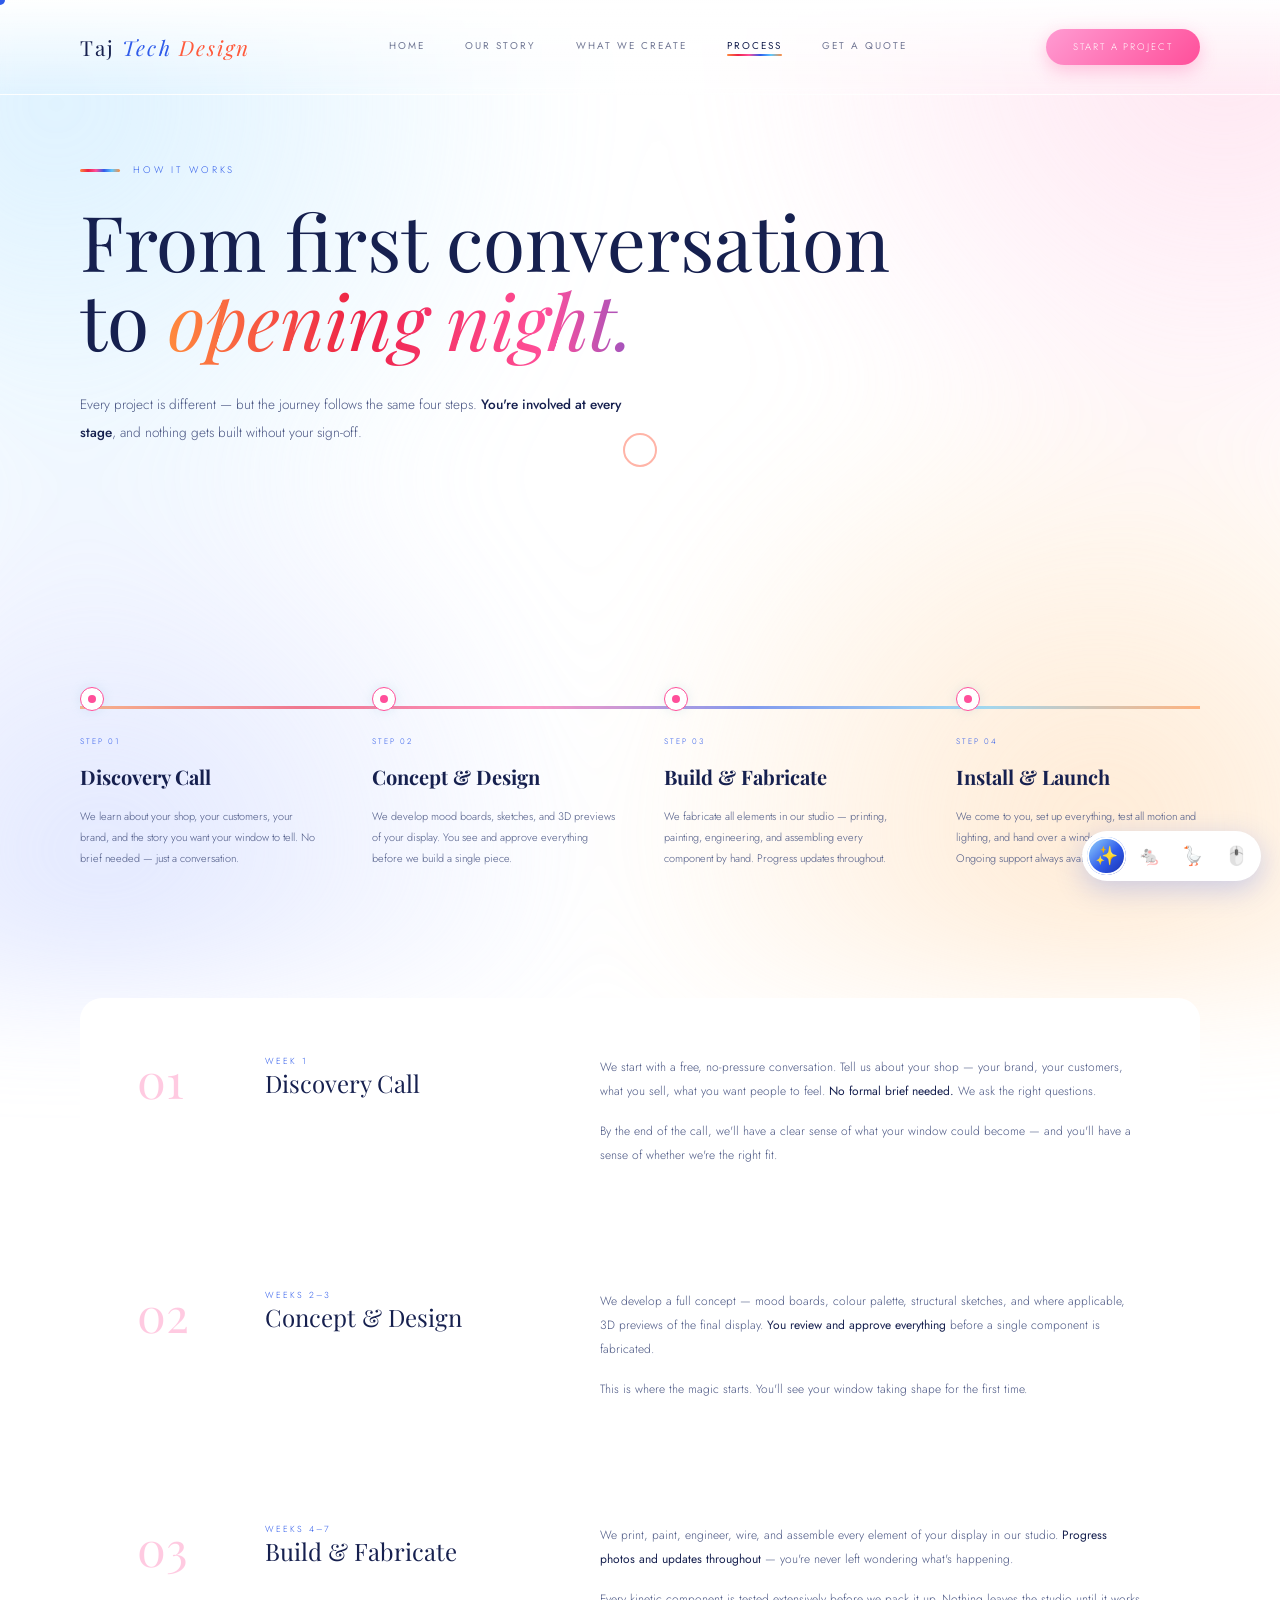
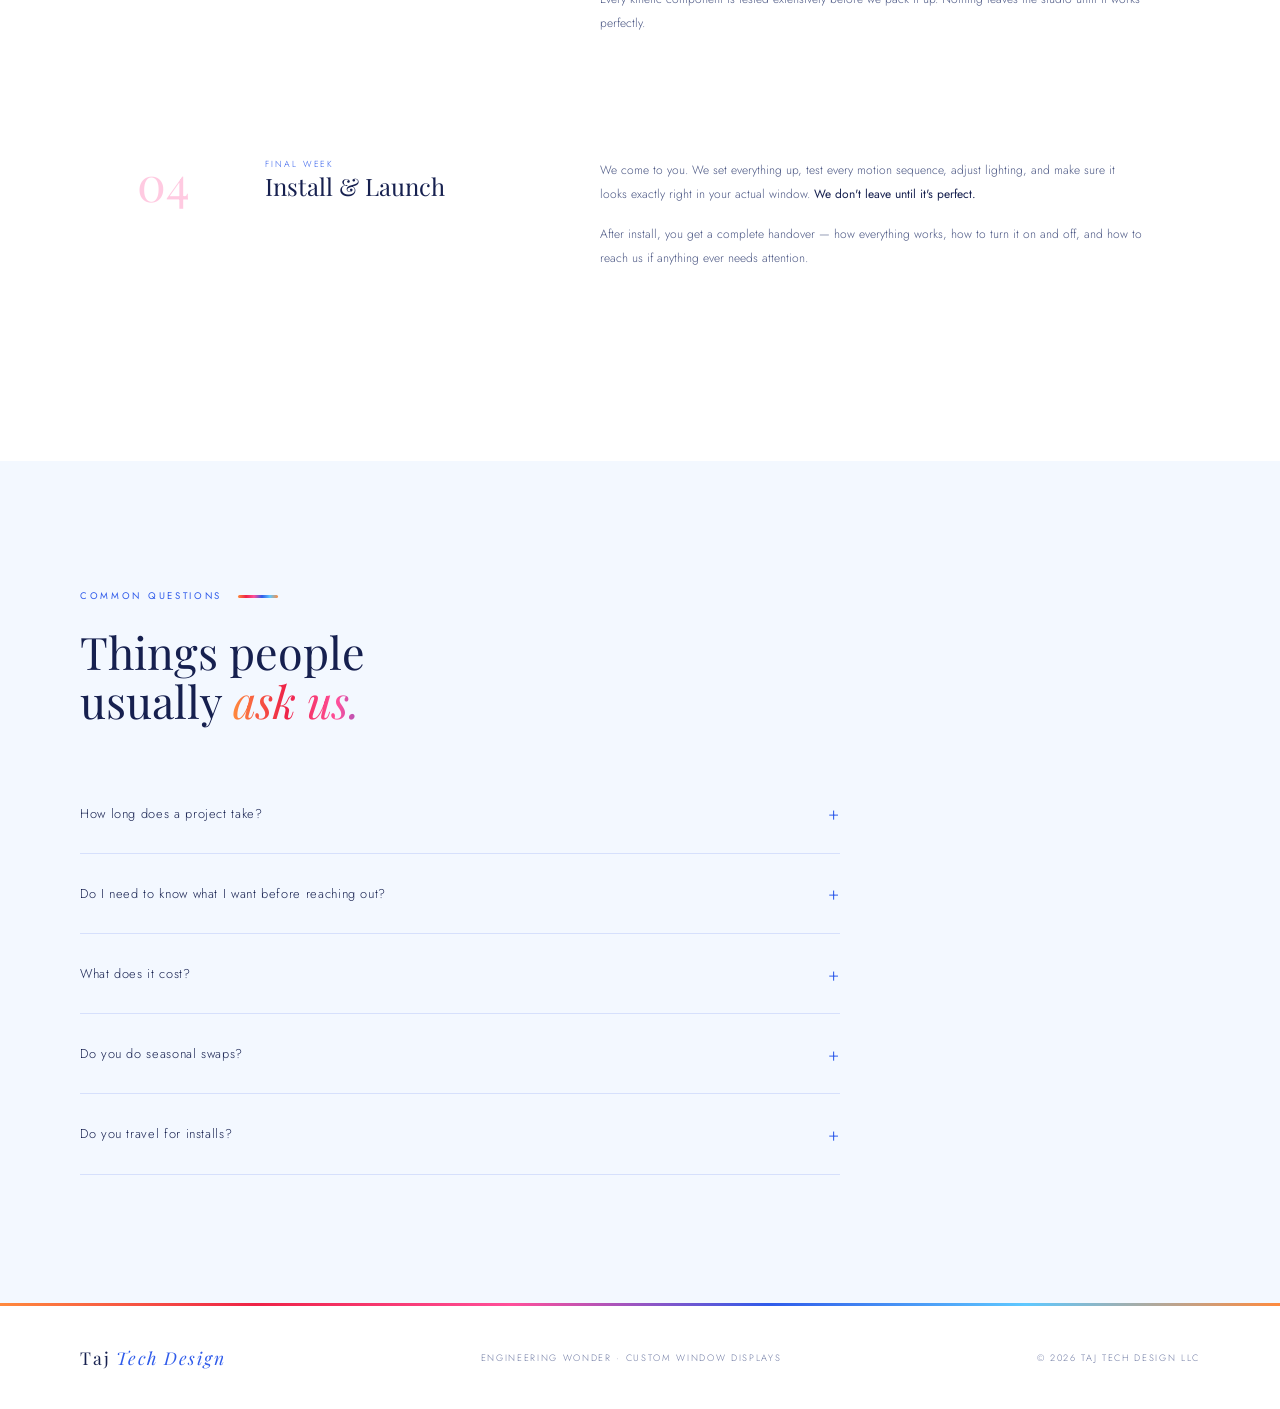
<file: process.html>
<!DOCTYPE html>
<html lang="en">
<head>
<meta charset="UTF-8">
<meta name="viewport" content="width=device-width, initial-scale=1.0">
<meta name="description" content="How Taj Tech Design works — from first conversation to opening night.">
<title>Process — Taj Tech Design</title>
<link rel="stylesheet" href="styles.css">
<style>
.process { padding:5rem 5rem 8rem;position:relative;overflow:hidden; }
.process-steps { display:grid;grid-template-columns:repeat(4,1fr);gap:3rem;margin-top:5rem;position:relative; }
.process-steps::before { content:'';position:absolute;top:1.2rem;left:0;right:0;height:1px;background:linear-gradient(to right,var(--orange),var(--blue-deep),transparent);opacity:.35; }
.ps { position:relative;padding-top:3rem; }
.ps-dot { position:absolute;top:0;left:0;width:1.5rem;height:1.5rem;border-radius:50%;border:1px solid var(--blue);display:flex;align-items:center;justify-content:center;box-shadow:0 0 12px rgba(126,184,201,0.2); }
.ps-dot::after { content:'';width:.5rem;height:.5rem;border-radius:50%;background:var(--blue); }
.ps-num { font-size:.5rem;letter-spacing:.25em;text-transform:uppercase;color:var(--blue);margin-bottom:1rem; }
.ps-title { font-family:'Playfair Display',serif;font-size:1.25rem;margin-bottom:1rem; }
.ps-body { font-size:.68rem;line-height:1.95;color:var(--muted-lt); }

/* Detail blocks */
.detail-blocks { padding:0 5rem 8rem;display:flex;flex-direction:column;gap:2px;background:rgba(126,184,201,0.04); }
.detail-block { background:var(--night);display:grid;grid-template-columns:4rem 1fr 2fr;gap:4rem;padding:3.5rem;border:1px solid transparent;transition:background .3s,border-color .3s;align-items:start; }
.detail-block:hover { background:var(--dusk);border-color:rgba(126,184,201,0.1); }
.detail-block-num { font-family:'Playfair Display',serif;font-size:3rem;font-weight:400;color:rgba(126,184,201,0.15);line-height:1; }
.detail-block-title { font-family:'Playfair Display',serif;font-size:1.5rem;font-weight:400;margin-bottom:.8rem; }
.detail-block-sub { font-size:.55rem;letter-spacing:.22em;text-transform:uppercase;color:var(--blue); }
.detail-block-body { font-size:.75rem;line-height:2;color:var(--muted-lt); }
.detail-block-body strong { color:var(--cream);font-weight:400; }
.detail-block-body p+p { margin-top:1rem; }

/* FAQ */
.faq { padding:8rem 5rem;background:var(--dusk); }
.faq-list { margin-top:3rem;max-width:760px; }
.faq-item { border-bottom:1px solid rgba(126,184,201,0.1); }
.faq-q { display:flex;justify-content:space-between;align-items:center;padding:1.6rem 0;font-size:.8rem;letter-spacing:.05em;color:var(--cream);cursor:none;gap:2rem; }
.faq-q::after { content:'+';font-size:1.2rem;color:var(--blue);flex-shrink:0;transition:transform .3s; }
.faq-item.open .faq-q::after { transform:rotate(45deg); }
.faq-a { font-size:.72rem;line-height:2;color:var(--muted-lt);max-height:0;overflow:hidden;transition:max-height .4s ease,padding .4s ease; }
.faq-item.open .faq-a { max-height:300px;padding-bottom:1.5rem; }

@media(max-width:1024px){
  .process { padding:5rem 2.5rem 6rem; }
  .process-steps { grid-template-columns:1fr 1fr; }
  .detail-blocks { padding:0 2.5rem 6rem; }
  .detail-block { grid-template-columns:2.5rem 1fr;grid-template-rows:auto auto;gap:1.5rem 2rem;padding:2.5rem; }
  .detail-block-body { grid-column:2; }
  .faq { padding:6rem 2.5rem; }
}
@media(max-width:600px){
  .process-steps { grid-template-columns:1fr; }
}
</style>
</head>
<body>
<div class="cur" id="cur"></div>
<div class="cur-r" id="curR"></div>

<nav id="mainNav">
  <a class="nav-logo" href="index.html">Taj <span>Tech <span>Design </span></span></a>
  <div class="nav-links">
    <a href="index.html">Home</a>
    <a href="about.html">Our Story</a>
    <a href="services.html">What We Create</a>
    <a href="process.html">Process</a>
    <a href="contact.html">Get a Quote</a>
  </div>
  <a href="contact.html" class="nav-cta">Start a Project</a>
  <button class="nav-hamburger" aria-label="Menu"><span></span><span></span><span></span></button>
</nav>
<div class="nav-drawer">
  <a href="index.html">Home</a>
  <a href="about.html">Our Story</a>
  <a href="services.html">What We Create</a>
  <a href="process.html">Process</a>
  <a href="contact.html">Get a Quote</a>
</div>

<div class="page-hero">
  <div class="page-hero-eyebrow" style="opacity:0;animation:riseIn .8s .2s forwards;">How It Works</div>
  <h1 style="opacity:0;animation:riseIn .9s .3s forwards;">From first conversation<br>to <em>opening night.</em></h1>
  <p>Every project is different — but the journey follows the same four steps. <strong>You're involved at every stage</strong>, and nothing gets built without your sign-off.</p>
</div>

<section class="process">
  <div class="process-steps">
    <div class="ps reveal">
      <div class="ps-dot"></div>
      <div class="ps-num">Step 01</div>
      <h3 class="ps-title">Discovery Call</h3>
      <p class="ps-body">We learn about your shop, your customers, your brand, and the story you want your window to tell. No brief needed — just a conversation.</p>
    </div>
    <div class="ps reveal">
      <div class="ps-dot"></div>
      <div class="ps-num">Step 02</div>
      <h3 class="ps-title">Concept &amp; Design</h3>
      <p class="ps-body">We develop mood boards, sketches, and 3D previews of your display. You see and approve everything before we build a single piece.</p>
    </div>
    <div class="ps reveal">
      <div class="ps-dot"></div>
      <div class="ps-num">Step 03</div>
      <h3 class="ps-title">Build &amp; Fabricate</h3>
      <p class="ps-body">We fabricate all elements in our studio — printing, painting, engineering, and assembling every component by hand. Progress updates throughout.</p>
    </div>
    <div class="ps reveal">
      <div class="ps-dot"></div>
      <div class="ps-num">Step 04</div>
      <h3 class="ps-title">Install &amp; Launch</h3>
      <p class="ps-body">We come to you, set up everything, test all motion and lighting, and hand over a window that's ready to run. Ongoing support always available.</p>
    </div>
  </div>
</section>

<div class="detail-blocks">
  <div class="detail-block reveal">
    <div class="detail-block-num">01</div>
    <div>
      <div class="detail-block-sub">Week 1</div>
      <div class="detail-block-title">Discovery Call</div>
    </div>
    <div class="detail-block-body">
      <p>We start with a free, no-pressure conversation. Tell us about your shop — your brand, your customers, what you sell, what you want people to feel. <strong>No formal brief needed.</strong> We ask the right questions.</p>
      <p>By the end of the call, we'll have a clear sense of what your window could become — and you'll have a sense of whether we're the right fit.</p>
    </div>
  </div>
  <div class="detail-block reveal">
    <div class="detail-block-num">02</div>
    <div>
      <div class="detail-block-sub">Weeks 2–3</div>
      <div class="detail-block-title">Concept &amp; Design</div>
    </div>
    <div class="detail-block-body">
      <p>We develop a full concept — mood boards, colour palette, structural sketches, and where applicable, 3D previews of the final display. <strong>You review and approve everything</strong> before a single component is fabricated.</p>
      <p>This is where the magic starts. You'll see your window taking shape for the first time.</p>
    </div>
  </div>
  <div class="detail-block reveal">
    <div class="detail-block-num">03</div>
    <div>
      <div class="detail-block-sub">Weeks 4–7</div>
      <div class="detail-block-title">Build &amp; Fabricate</div>
    </div>
    <div class="detail-block-body">
      <p>We print, paint, engineer, wire, and assemble every element of your display in our studio. <strong>Progress photos and updates throughout</strong> — you're never left wondering what's happening.</p>
      <p>Every kinetic component is tested extensively before we pack it up. Nothing leaves the studio until it works perfectly.</p>
    </div>
  </div>
  <div class="detail-block reveal">
    <div class="detail-block-num">04</div>
    <div>
      <div class="detail-block-sub">Final Week</div>
      <div class="detail-block-title">Install &amp; Launch</div>
    </div>
    <div class="detail-block-body">
      <p>We come to you. We set everything up, test every motion sequence, adjust lighting, and make sure it looks exactly right in your actual window. <strong>We don't leave until it's perfect.</strong></p>
      <p>After install, you get a complete handover — how everything works, how to turn it on and off, and how to reach us if anything ever needs attention.</p>
    </div>
  </div>
</div>

<section class="faq">
  <div class="reveal">
    <div class="section-label">Common Questions</div>
    <h2 class="section-heading">Things people<br>usually <em>ask us.</em></h2>
  </div>
  <div class="faq-list">
    <div class="faq-item reveal">
      <div class="faq-q">How long does a project take?</div>
      <div class="faq-a">Most projects run 6–8 weeks from discovery call to install. Simpler displays can be faster; more complex kinetic builds may take a little longer. We'll give you a clear timeline after our first conversation.</div>
    </div>
    <div class="faq-item reveal">
      <div class="faq-q">Do I need to know what I want before reaching out?</div>
      <div class="faq-a">Not at all. Many of our clients come to us with nothing more than "I want my window to feel magical." That's enough to start. We're good at drawing ideas out through conversation.</div>
    </div>
    <div class="faq-item reveal">
      <div class="faq-q">What does it cost?</div>
      <div class="faq-a">Every project is custom, so pricing varies. We'll discuss budget openly in our first call — there's no awkwardness about it. We work with a range of budgets and will always be honest about what's achievable.</div>
    </div>
    <div class="faq-item reveal">
      <div class="faq-q">Do you do seasonal swaps?</div>
      <div class="faq-a">Yes. Many clients work with us on an ongoing basis — updating their display for the holidays, new seasons, or product launches. We offer maintenance and swap-out packages.</div>
    </div>
    <div class="faq-item reveal">
      <div class="faq-q">Do you travel for installs?</div>
      <div class="faq-a">Yes. We travel to install every display ourselves — we won't ship you a crate and wish you luck. Travel costs are factored into the project quote.</div>
    </div>
  </div>
</section>

<footer>
  <div class="footer-logo">Taj <span>Tech <span>Design </span></span></div>
  <div class="footer-tagline">Engineering Wonder · Custom Window Displays</div>
  <div class="footer-copy">© 2026 Taj Tech Design LLC</div>
</footer>

<script src="main.js"></script>
<script>
// FAQ accordion
document.querySelectorAll('.faq-q').forEach(q => {
  q.addEventListener('click', () => {
    const item = q.parentElement;
    const wasOpen = item.classList.contains('open');
    document.querySelectorAll('.faq-item').forEach(i => i.classList.remove('open'));
    if (!wasOpen) item.classList.add('open');
  });
});
</script>
</body>
</html>
</file>
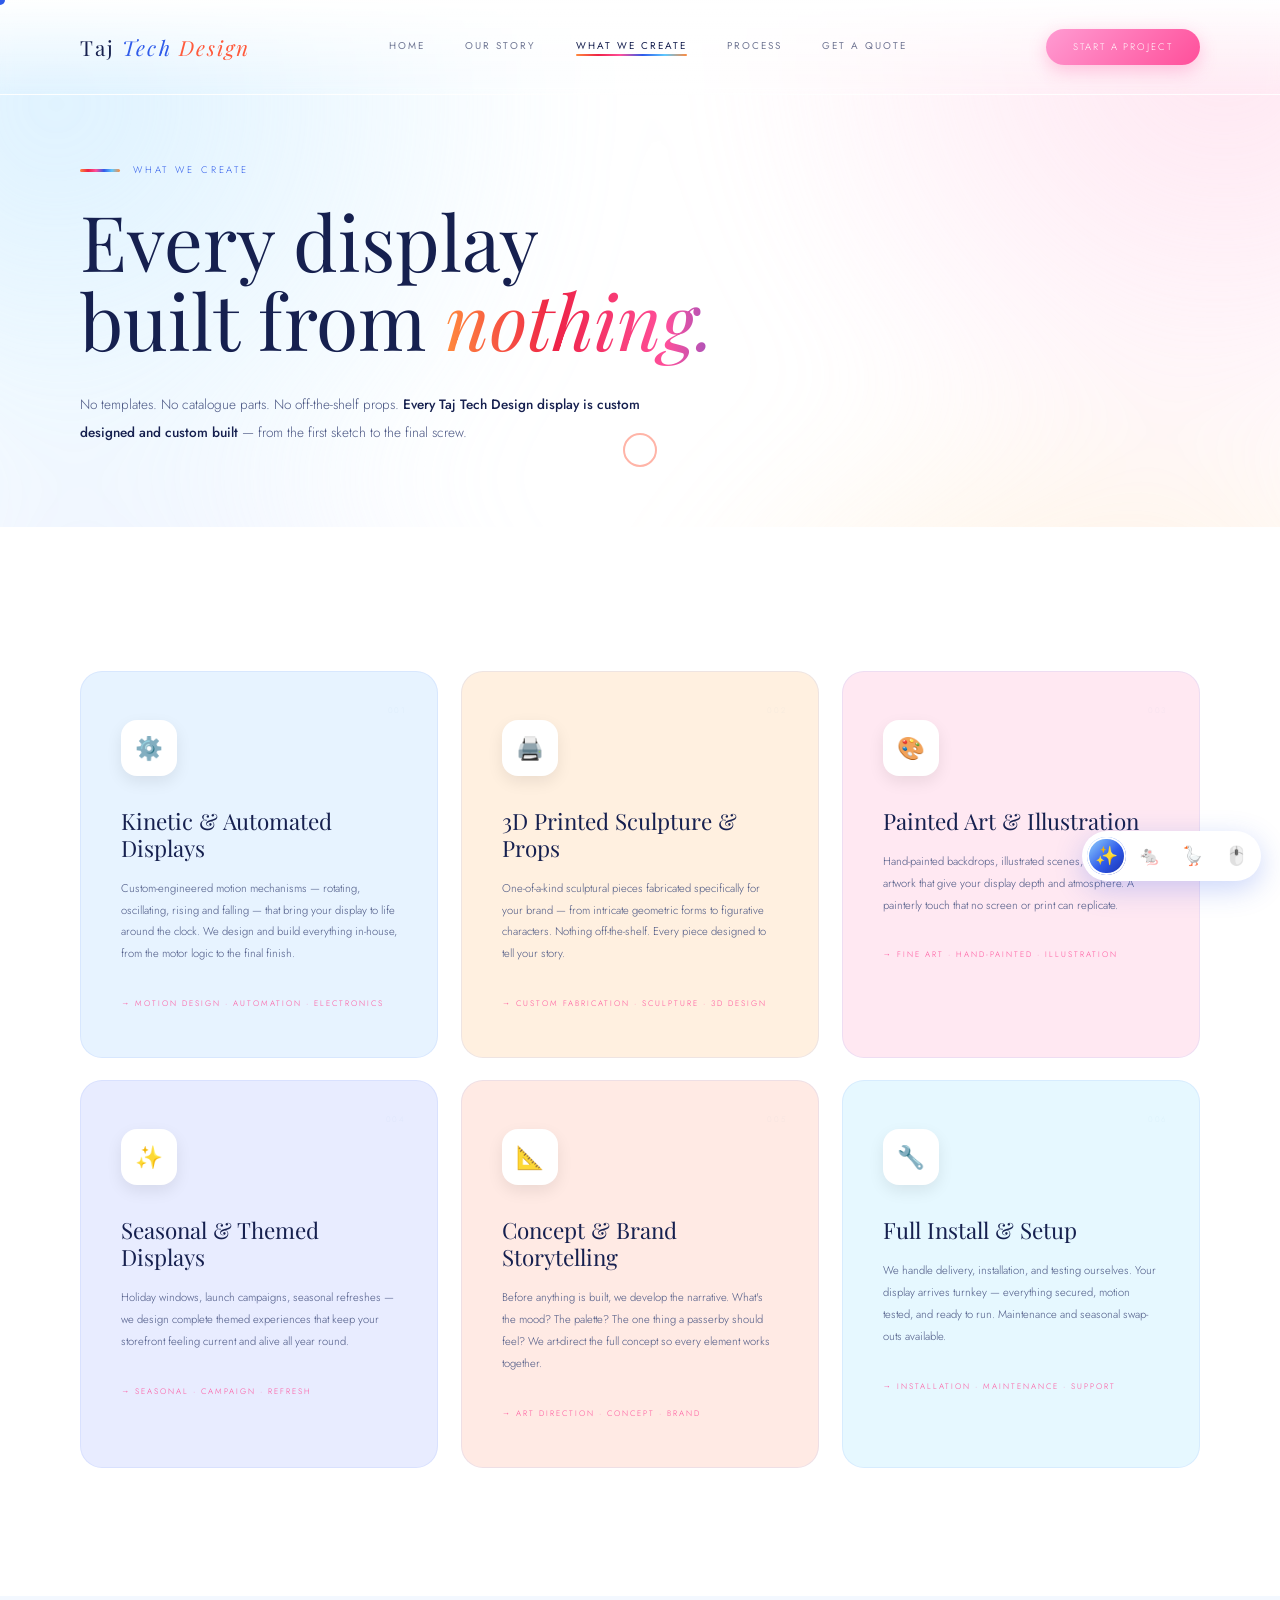
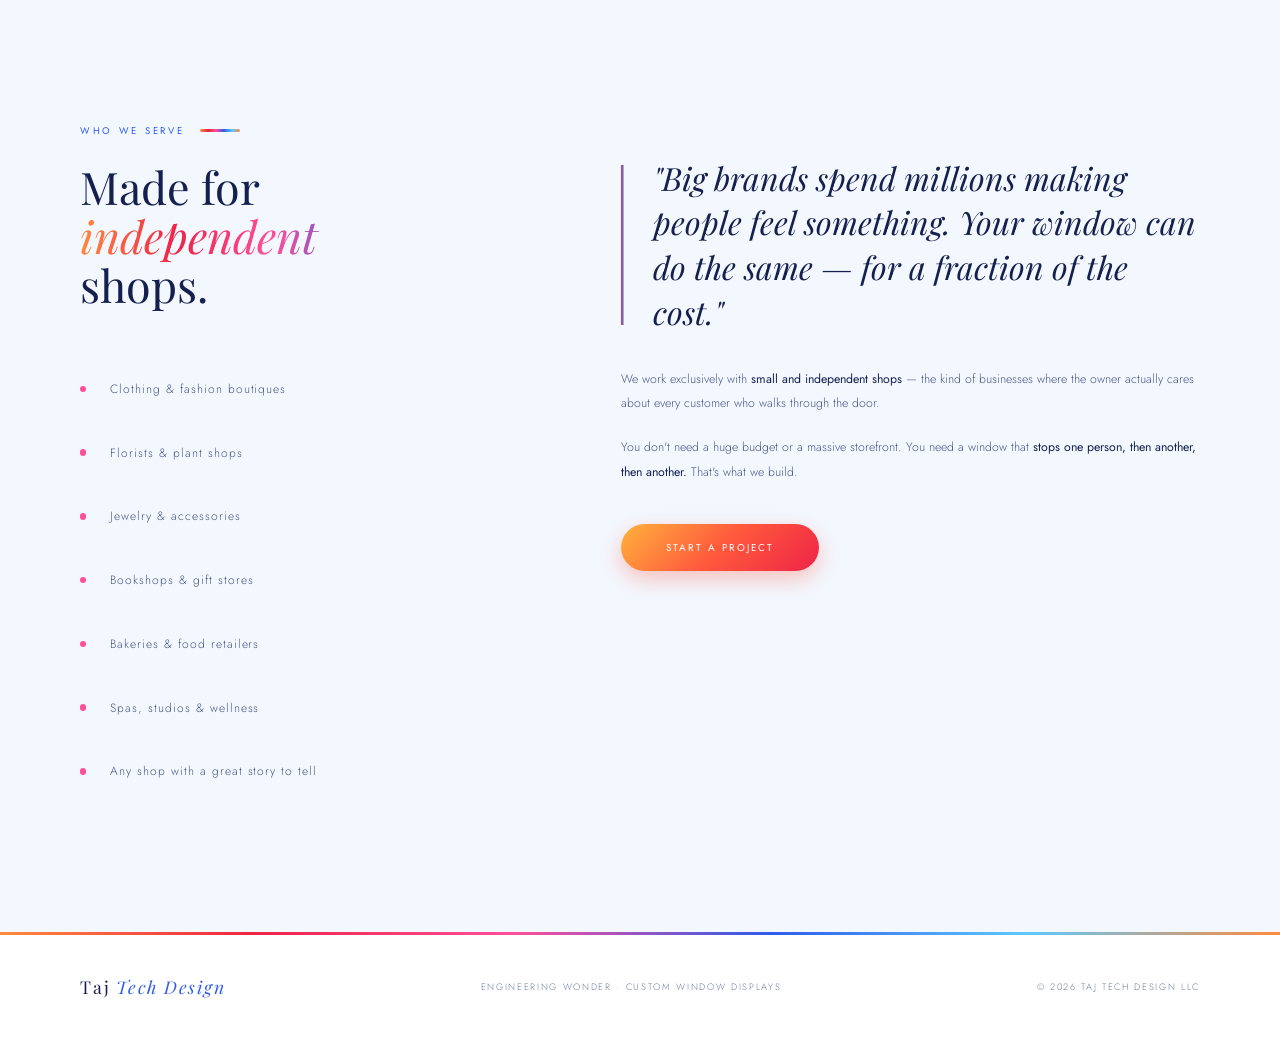
<file: services.html>
<!DOCTYPE html>
<html lang="en">
<head>
<meta charset="UTF-8">
<meta name="viewport" content="width=device-width, initial-scale=1.0">
<meta name="description" content="What Taj Tech Design creates — kinetic displays, 3D sculpture, original art, seasonal installs. All 100% custom.">
<title>What We Create — Taj Tech Design </title>
<link rel="stylesheet" href="styles.css">
<style>
.displays { padding:5rem 5rem 8rem;background:var(--night); }
.displays-grid { display:grid;grid-template-columns:repeat(3,1fr);gap:1px;background:rgba(126,184,201,0.06);margin-top:4rem; }
.display-card { background:var(--night);padding:3rem 2.5rem;position:relative;overflow:hidden;transition:background .4s;border:1px solid transparent; }
.display-card::after { content:'';position:absolute;bottom:0;left:0;right:0;height:2px;background:linear-gradient(to right,var(--orange),var(--blue));transform:scaleX(0);transition:transform .35s;transform-origin:left; }
.display-card:hover { background:var(--dusk-mid);border-color:rgba(126,184,201,0.1); }
.display-card:hover::after { transform:scaleX(1); }
.dc-icon { width:56px;height:56px;border:1px solid rgba(126,184,201,0.2);display:flex;align-items:center;justify-content:center;margin-bottom:2rem;font-size:1.4rem;transition:border-color .3s,transform .4s,box-shadow .3s; }
.display-card:hover .dc-icon { border-color:var(--blue);transform:rotate(8deg);box-shadow:0 0 18px rgba(126,184,201,0.15); }
.dc-title { font-family:'Playfair Display',serif;font-size:1.4rem;font-weight:400;margin-bottom:1rem;line-height:1.2; }
.dc-desc { font-size:.7rem;line-height:1.95;color:var(--muted-lt); }
.dc-tag { margin-top:2rem;font-size:.5rem;letter-spacing:.25em;text-transform:uppercase;color:var(--orange); }
.dc-num { position:absolute;top:2rem;right:2rem;font-size:.5rem;letter-spacing:.2em;color:rgba(126,184,201,0.08); }

/* Who we serve */
.serve { padding:8rem 5rem;display:grid;grid-template-columns:1fr 1.4fr;gap:8rem;align-items:start;background:var(--dusk); }
.serve-list { margin-top:3rem;display:flex;flex-direction:column; }
.serve-item { display:flex;align-items:center;gap:1.5rem;padding:1.4rem 0;border-bottom:1px solid rgba(255,255,255,.05);font-size:.75rem;letter-spacing:.08em;color:var(--muted-lt);transition:color .3s;cursor:default; }
.serve-item:hover { color:var(--cream); }
.serve-item::before { content:'';width:.4rem;height:.4rem;background:var(--orange);border-radius:50%;flex-shrink:0;transition:transform .3s; }
.serve-item:hover::before { transform:scale(1.6); }
.serve-pull { font-family:'Playfair Display',serif;font-size:clamp(1.6rem,2.5vw,2.6rem);font-style:italic;line-height:1.4;color:var(--cream);margin-top:2rem;position:relative;padding-left:2rem; }
.serve-pull::before { content:'';position:absolute;left:0;top:.3em;width:3px;height:calc(100% - .6em);background:var(--orange); }
.serve-body { font-size:.77rem;line-height:2;color:var(--muted-lt);margin-top:2rem; }
.serve-body strong { color:var(--cream);font-weight:400; }

@media(max-width:1024px){
  .displays { padding:5rem 2.5rem 6rem; }
  .displays-grid { grid-template-columns:1fr; }
  .serve { grid-template-columns:1fr;gap:4rem;padding:6rem 2.5rem; }
}
</style>
</head>
<body>
<div class="cur" id="cur"></div>
<div class="cur-r" id="curR"></div>

<nav id="mainNav">
  <a class="nav-logo" href="index.html">Taj <span>Tech <span>Design </span></span></a>
  <div class="nav-links">
    <a href="index.html">Home</a>
    <a href="about.html">Our Story</a>
    <a href="services.html">What We Create</a>
    <a href="process.html">Process</a>
    <a href="contact.html">Get a Quote</a>
  </div>
  <a href="contact.html" class="nav-cta">Start a Project</a>
  <button class="nav-hamburger" aria-label="Menu"><span></span><span></span><span></span></button>
</nav>
<div class="nav-drawer">
  <a href="index.html">Home</a>
  <a href="about.html">Our Story</a>
  <a href="services.html">What We Create</a>
  <a href="process.html">Process</a>
  <a href="contact.html">Get a Quote</a>
</div>

<div class="page-hero">
  <div class="page-hero-eyebrow" style="opacity:0;animation:riseIn .8s .2s forwards;">What We Create</div>
  <h1 style="opacity:0;animation:riseIn .9s .3s forwards;">Every display<br>built from <em>nothing.</em></h1>
  <p>No templates. No catalogue parts. No off-the-shelf props. <strong>Every Taj Tech Design display is custom designed and custom built</strong> — from the first sketch to the final screw.</p>
</div>

<section class="displays">
  <div class="displays-grid">
    <div class="display-card reveal">
      <span class="dc-num">001</span>
      <div class="dc-icon">⚙️</div>
      <h3 class="dc-title">Kinetic &amp; Automated Displays</h3>
      <p class="dc-desc">Custom-engineered motion mechanisms — rotating, oscillating, rising and falling — that bring your display to life around the clock. We design and build everything in-house, from the motor logic to the final finish.</p>
      <p class="dc-tag">→ Motion Design · Automation · Electronics</p>
    </div>
    <div class="display-card reveal">
      <span class="dc-num">002</span>
      <div class="dc-icon">🖨️</div>
      <h3 class="dc-title">3D Printed Sculpture &amp; Props</h3>
      <p class="dc-desc">One-of-a-kind sculptural pieces fabricated specifically for your brand — from intricate geometric forms to figurative characters. Nothing off-the-shelf. Every piece designed to tell your story.</p>
      <p class="dc-tag">→ Custom Fabrication · Sculpture · 3D Design</p>
    </div>
    <div class="display-card reveal">
      <span class="dc-num">003</span>
      <div class="dc-icon">🎨</div>
      <h3 class="dc-title">Painted Art &amp; Illustration</h3>
      <p class="dc-desc">Hand-painted backdrops, illustrated scenes, and original artwork that give your display depth and atmosphere. A painterly touch that no screen or print can replicate.</p>
      <p class="dc-tag">→ Fine Art · Hand-Painted · Illustration</p>
    </div>
    <div class="display-card reveal">
      <span class="dc-num">004</span>
      <div class="dc-icon">✨</div>
      <h3 class="dc-title">Seasonal &amp; Themed Displays</h3>
      <p class="dc-desc">Holiday windows, launch campaigns, seasonal refreshes — we design complete themed experiences that keep your storefront feeling current and alive all year round.</p>
      <p class="dc-tag">→ Seasonal · Campaign · Refresh</p>
    </div>
    <div class="display-card reveal">
      <span class="dc-num">005</span>
      <div class="dc-icon">📐</div>
      <h3 class="dc-title">Concept &amp; Brand Storytelling</h3>
      <p class="dc-desc">Before anything is built, we develop the narrative. What's the mood? The palette? The one thing a passerby should feel? We art-direct the full concept so every element works together.</p>
      <p class="dc-tag">→ Art Direction · Concept · Brand</p>
    </div>
    <div class="display-card reveal">
      <span class="dc-num">006</span>
      <div class="dc-icon">🔧</div>
      <h3 class="dc-title">Full Install &amp; Setup</h3>
      <p class="dc-desc">We handle delivery, installation, and testing ourselves. Your display arrives turnkey — everything secured, motion tested, and ready to run. Maintenance and seasonal swap-outs available.</p>
      <p class="dc-tag">→ Installation · Maintenance · Support</p>
    </div>
  </div>
</section>

<section class="serve">
  <div class="serve-left reveal">
    <div class="section-label">Who We Serve</div>
    <h2 class="section-heading">Made for<br><em>independent</em><br>shops.</h2>
    <div class="serve-list">
      <div class="serve-item">Clothing &amp; fashion boutiques</div>
      <div class="serve-item">Florists &amp; plant shops</div>
      <div class="serve-item">Jewelry &amp; accessories</div>
      <div class="serve-item">Bookshops &amp; gift stores</div>
      <div class="serve-item">Bakeries &amp; food retailers</div>
      <div class="serve-item">Spas, studios &amp; wellness</div>
      <div class="serve-item">Any shop with a great story to tell</div>
    </div>
  </div>
  <div class="serve-right reveal">
    <div class="serve-pull">"Big brands spend millions making people feel something. Your window can do the same — for a fraction of the cost."</div>
    <div class="serve-body">
      <p>We work exclusively with <strong>small and independent shops</strong> — the kind of businesses where the owner actually cares about every customer who walks through the door.</p>
      <p style="margin-top:1.2rem">You don't need a huge budget or a massive storefront. You need a window that <strong>stops one person, then another, then another.</strong> That's what we build.</p>
    </div>
    <div style="margin-top:2.5rem;"><a href="contact.html" class="btn-fill"><span>Start a Project</span></a></div>
  </div>
</section>

<footer>
  <div class="footer-logo">Taj <span>Tech <span>Design </span></span></div>
  <div class="footer-tagline">Engineering Wonder · Custom Window Displays</div>
  <div class="footer-copy">© 2026 Taj Tech Design LLC</div>
</footer>

<script src="main.js"></script>
</body>
</html>
</file>
<file: styles.css>
/*
  TAJ TECH — Shared Stylesheet (bright rebrand)
  White stage · baby blue → royal blue · sunset orange → red · pink
  Old variable names kept so every page recolors automatically.
*/
@import url('https://fonts.googleapis.com/css2?family=Playfair+Display:ital,wght@0,400;0,500;1,400;1,500&family=Jost:wght@200;300;400;500&display=swap');

*, *::before, *::after { margin:0; padding:0; box-sizing:border-box; }
html { scroll-behavior:smooth; }

:root {
  --night:#ffffff;       /* page background */
  --dusk:#f3f8ff;        /* baby-blue tint sections */
  --dusk-mid:#fff0f6;    /* pink tint hovers */
  --cream:#16204f;       /* main text (deep navy) */
  --orange:#ff5a3c;
  --blue:#2f5bea;        /* royal blue accents/labels */
  --blue-deep:#1a35b8;
  --blue-dim:rgba(47,91,234,.08);
  --gold:#ff5a3c;
  --pink:#ff4f9a;
  --muted:#6f7aa3;
  --muted-lt:#4a5683;
  --sky:linear-gradient(135deg,#9bdcff 0%,#2f5bea 55%,#1a2fa8 100%);
  --sunset:linear-gradient(135deg,#ffb23d 0%,#ff5a3c 50%,#ee2347 100%);
  --candy:linear-gradient(135deg,#ff9bd2 0%,#ff4f9a 100%);
  --rainbow:linear-gradient(90deg,#ff8a3d,#ee2347,#ff4f9a,#2f5bea,#5ec8ff,#ff8a3d);
}

body {
  background:var(--night); color:var(--cream);
  font-family:'Jost',sans-serif; font-weight:300;
  overflow-x:hidden; cursor:none; -webkit-font-smoothing:antialiased;
}
/* floating colour blobs behind everything */
body::before {
  content:''; position:fixed; inset:-10%; z-index:-1; pointer-events:none; filter:blur(60px); opacity:.55;
  background:
    radial-gradient(circle at 12% 18%,#bfe6ff 0,transparent 32%),
    radial-gradient(circle at 88% 12%,#ffd1e6 0,transparent 30%),
    radial-gradient(circle at 80% 85%,#ffd9b0 0,transparent 32%),
    radial-gradient(circle at 15% 88%,#c9d4ff 0,transparent 30%);
  animation:blobDrift 18s ease-in-out infinite alternate;
}

/* CURSOR (dot + ring) */
.cur { width:10px;height:10px;background:var(--blue);border-radius:50%;position:fixed;pointer-events:none;z-index:9999;transform:translate(-50%,-50%);transition:transform .15s,background .2s; }
.cur-r { width:34px;height:34px;border:2px solid rgba(255,90,60,.45);border-radius:50%;position:fixed;pointer-events:none;z-index:9998;transform:translate(-50%,-50%);transition:all .35s ease; }
.pet-mode .cur-r, .native-cursor .cur, .native-cursor .cur-r { display:none; }
.native-cursor, .native-cursor * { cursor:auto !important; }
.native-cursor a, .native-cursor button, .native-cursor .faq-q, .native-cursor label { cursor:pointer !important; }

/* NAV */
nav { position:fixed;top:0;left:0;right:0;z-index:200;display:flex;justify-content:space-between;align-items:center;padding:1.8rem 5rem;background:linear-gradient(to bottom,rgba(255,255,255,.95) 0%,rgba(255,255,255,0) 100%);backdrop-filter:blur(6px);border-bottom:1px solid transparent;transition:background .3s,border-color .3s; }
nav.scrolled { background:rgba(255,255,255,.95);border-bottom-color:rgba(47,91,234,.12); }
.nav-logo { font-family:'Playfair Display',serif;font-size:1.3rem;letter-spacing:.1em;color:var(--cream);text-decoration:none; }
.nav-logo span { color:var(--blue);font-style:italic; }
.nav-logo span span { color:var(--orange); }
.nav-links { display:flex;gap:2.5rem; }
.nav-links a { font-size:.62rem;letter-spacing:.2em;text-transform:uppercase;font-weight:400;color:var(--cream);text-decoration:none;opacity:.6;transition:opacity .3s;position:relative;padding-bottom:3px; }
.nav-links a::after { content:'';position:absolute;bottom:0;left:0;right:0;height:2px;border-radius:2px;background:var(--rainbow);transform:scaleX(0);transition:transform .3s;transform-origin:left; }
.nav-links a:hover { opacity:1; }
.nav-links a:hover::after,.nav-links a.active::after { transform:scaleX(1); }
.nav-links a.active { opacity:1; }
.nav-cta { font-size:.6rem;letter-spacing:.2em;text-transform:uppercase;padding:.7rem 1.7rem;border-radius:99px;background:var(--candy);color:#fff;text-decoration:none;transition:transform .3s,box-shadow .3s;box-shadow:0 6px 18px rgba(255,79,154,.3); }
.nav-cta:hover { transform:translateY(-2px) scale(1.04);box-shadow:0 10px 24px rgba(255,79,154,.4); }

/* MOBILE NAV */
.nav-hamburger { display:none;flex-direction:column;gap:5px;background:none;border:none;cursor:none;padding:.5rem; }
.nav-hamburger span { display:block;width:22px;height:2px;border-radius:2px;background:var(--cream);transition:all .3s; }
.nav-drawer { display:none;position:fixed;inset:0;background:#fff;z-index:199;flex-direction:column;align-items:center;justify-content:center;gap:2rem;opacity:0;pointer-events:none;transition:opacity .3s; }
.nav-drawer.open { opacity:1;pointer-events:all; }
.nav-drawer a { font-size:1rem;letter-spacing:.18em;text-transform:uppercase;color:var(--muted-lt);text-decoration:none;transition:color .3s; }
.nav-drawer a:hover { color:var(--orange); }

/* BUTTONS */
.btn-fill { padding:1rem 2.8rem;background:var(--sunset);color:#fff;font-family:'Jost',sans-serif;font-size:.62rem;font-weight:400;letter-spacing:.2em;text-transform:uppercase;text-decoration:none;border:none;border-radius:99px;cursor:none;position:relative;overflow:hidden;transition:transform .3s,box-shadow .3s;display:inline-block;box-shadow:0 8px 22px rgba(255,90,60,.35); }
.btn-fill::after { content:'';position:absolute;inset:0;background:var(--sky);transform:translateX(-101%);transition:transform .35s ease; }
.btn-fill:hover::after { transform:translateX(0); }
.btn-fill:hover { transform:translateY(-3px) rotate(-1deg);box-shadow:0 12px 28px rgba(47,91,234,.35); }
.btn-fill span { position:relative;z-index:1; }
.btn-ghost { font-size:.62rem;letter-spacing:.2em;text-transform:uppercase;padding:.85rem 2rem;border:2px solid var(--blue);border-radius:99px;color:var(--blue);text-decoration:none;transition:all .3s;display:inline-block; }
.btn-ghost:hover { background:var(--blue);color:#fff;transform:translateY(-2px); }
.btn-line { font-size:.62rem;letter-spacing:.18em;text-transform:uppercase;color:var(--muted-lt);text-decoration:none;border-bottom:2px solid transparent;transition:all .3s;padding-bottom:2px; }
.btn-line:hover { color:var(--pink);border-color:var(--pink); }
button.form-submit { color:#fff !important;border-radius:99px !important;background:var(--sunset) !important; }
.form-submit::after { background:var(--sky) !important; }

/* SECTION SHARED */
.section-label { display:flex;align-items:center;gap:1rem;font-size:.6rem;font-weight:400;letter-spacing:.28em;text-transform:uppercase;color:var(--blue);margin-bottom:1.5rem; }
.section-label::after { content:'';flex:0 0 2.5rem;height:3px;border-radius:3px;background:var(--rainbow); }
.section-heading { font-family:'Playfair Display',serif;font-size:clamp(2.2rem,3.5vw,3.8rem);font-weight:400;line-height:1.1; }

/* gradient italic highlights everywhere */
em { font-style:italic;background:var(--rainbow);background-size:200% auto;-webkit-background-clip:text;background-clip:text;-webkit-text-fill-color:transparent;color:transparent;animation:hueSlide 7s linear infinite;padding-right:.08em; }
body .europe em { background:none;-webkit-text-fill-color:#fff;color:#fff;animation:none; }

/* PAGE HERO */
.page-hero { padding:calc(7rem + 4vw) 5rem 5rem; }
.page-hero-eyebrow { font-size:.6rem;letter-spacing:.3em;text-transform:uppercase;color:var(--blue);margin-bottom:1.5rem;display:flex;align-items:center;gap:.8rem; }
.page-hero-eyebrow::before { content:'';width:2.5rem;height:3px;border-radius:3px;background:var(--rainbow); }
.page-hero h1 { font-family:'Playfair Display',serif;font-size:clamp(3rem,6vw,7rem);font-weight:400;line-height:1.02;opacity:0;animation:riseIn .9s .3s forwards; }
.page-hero p { font-size:.85rem;line-height:2.1;color:var(--muted-lt);max-width:560px;margin-top:2rem;opacity:0;animation:riseIn .9s .5s forwards; }
.page-hero p strong { color:var(--cream);font-weight:500; }

/* FOOTER */
footer { padding:2.5rem 5rem;background:#fff;border-top:3px solid transparent;border-image:var(--rainbow) 1;display:flex;justify-content:space-between;align-items:center; }
.footer-logo { font-family:'Playfair Display',serif;font-size:1.1rem;letter-spacing:.1em; }
.footer-logo span { color:var(--blue);font-style:italic; }
.footer-tagline,.footer-copy { font-size:.58rem;letter-spacing:.18em;text-transform:uppercase;color:var(--muted); }

/* SCROLL REVEAL */
.reveal { opacity:0;transform:translateY(36px);transition:opacity .9s ease,transform .9s ease; }
.reveal.visible { opacity:1;transform:none; }

/* ── PAGE-SPECIFIC COLOUR OVERRIDES ── */
.hero-title em { display:block; }
.hero-right { background:linear-gradient(160deg,#cfeaff,#ffd9ec 55%,#ffe3c2); }
.w-frame-outer { border-color:#16204f !important; }
.w-bar-v,.w-bar-h { background:#16204f !important; }
.ticker-wrap { background:var(--sunset) !important; }
.hero-divider { background:var(--rainbow) !important;height:3px !important;border-radius:3px; }
.callout-strip { background:linear-gradient(90deg,#e7f3ff,#ffeaf3,#fff0e0) !important; }
.callout-strip span { color:var(--blue-deep) !important; }
.stat-cell { border-radius:18px;transition:transform .35s,background .3s !important; }
.stat-cell:hover { transform:translateY(-6px) rotate(-1.5deg); }
.stat-cell:nth-child(1){background:#e7f3ff !important} .stat-cell:nth-child(2){background:#fff0e0 !important}
.stat-cell:nth-child(3){background:#ffe8f2 !important} .stat-cell:nth-child(4){background:#e8ecff !important}
.intro-stats { background:none !important;gap:1rem !important; }
.stat-num { background:var(--sunset) !important;-webkit-background-clip:text !important;background-clip:text !important; }
.stat-cell:nth-child(odd) .stat-num { background:var(--sky) !important;-webkit-background-clip:text !important;background-clip:text !important; }

.display-card { border-radius:22px;border:1px solid rgba(47,91,234,.08) !important;transition:transform .35s,box-shadow .35s,background .3s !important; }
.displays-grid { background:none !important;gap:1.4rem !important; }
.display-card:nth-child(6n+1){background:#e7f3ff} .display-card:nth-child(6n+2){background:#fff0e0}
.display-card:nth-child(6n+3){background:#ffe8f2} .display-card:nth-child(6n+4){background:#e8ecff}
.display-card:nth-child(6n+5){background:#ffeae4} .display-card:nth-child(6n+6){background:#e6f8ff}
.display-card:hover { transform:translateY(-8px) rotate(-.8deg);box-shadow:0 18px 40px rgba(47,91,234,.15); }
.display-card::after { height:5px !important;background:var(--rainbow) !important; }
.dc-icon { border-radius:16px;background:#fff;border:none !important;box-shadow:0 6px 16px rgba(0,0,0,.08); }
.display-card:hover .dc-icon { animation:wiggle .6s; }
.dc-tag { color:var(--pink) !important; }

body .europe { background:linear-gradient(135deg,#ffb23d,#ff5a3c 45%,#ee2347 75%,#ff4f9a) !important; }
body .europe h2,body .europe-body,body .europe-body strong { color:#fff; }
.about-card { border-radius:0 22px 22px 0;background:linear-gradient(135deg,#e7f3ff,#ffe8f2) !important;border-left:5px solid var(--pink) !important; }
.tag { border-radius:99px;border-color:rgba(47,91,234,.25) !important; }
.tag:hover { background:var(--blue);color:#fff !important; }
.value-item { border-bottom-color:rgba(47,91,234,.12) !important; }
.value-title { color:var(--cream); }

.ps-dot { background:#fff;border-color:var(--pink) !important; }
.ps-dot::after { background:var(--pink) !important; }
.process-steps::before { background:var(--rainbow) !important;height:3px !important;opacity:.6 !important; }
.detail-block { border-radius:22px;margin-bottom:.4rem; }
.detail-block:hover { background:#f3f8ff !important;border-color:rgba(47,91,234,.2) !important; }
.detail-blocks { background:none !important; }
.detail-block-num { color:rgba(255,79,154,.3) !important; }
.faq-item { border-bottom-color:rgba(47,91,234,.15) !important; }

.serve-item::before { background:var(--pink) !important; }
.serve-pull::before { background:var(--rainbow) !important; }
.quote-form { border-radius:24px;box-shadow:0 20px 50px rgba(47,91,234,.12);border:none !important; }
.form-row input,.form-row select,.form-row textarea { border-radius:12px !important;background:#fff !important;border-color:rgba(47,91,234,.2) !important; }
.form-row input::placeholder,.form-row textarea::placeholder { color:#a2abcb !important; }
.form-row input:focus,.form-row select:focus,.form-row textarea:focus { border-color:var(--pink) !important;box-shadow:0 0 0 4px rgba(255,79,154,.12); }
.why-item::before { background:var(--pink) !important; }
.cd-label { color:var(--pink) !important; }

/* ── CURSOR PICKER + PET + CONFETTI ── */
.cur-picker { position:fixed;right:1.2rem;bottom:1.2rem;z-index:10000;display:flex;gap:.3rem;padding:.35rem;background:#fff;border-radius:99px;box-shadow:0 8px 28px rgba(47,91,234,.25); }
.cur-picker button { width:2.4rem;height:2.4rem;border:none;border-radius:50%;background:transparent;font-size:1.15rem;cursor:pointer;transition:transform .25s,background .25s; }
.cur-picker button:hover { transform:scale(1.2) rotate(-8deg); }
.cur-picker button.on { background:var(--sky); box-shadow:0 0 0 2px #fff inset; }
.pet { position:fixed;left:0;top:0;z-index:9997;pointer-events:none;font-size:2.6rem;line-height:1;will-change:transform; }
.pet-i { display:block;transform:scaleX(var(--f,1)); }
.pet.run .pet-i { animation:hop .28s ease-in-out infinite; }
.confetti { position:fixed;width:9px;height:9px;border-radius:2px;pointer-events:none;z-index:9996;animation:pop .9s ease-out forwards; }

/* ANIMATIONS */
@keyframes riseIn { from{opacity:0;transform:translateY(28px)}to{opacity:1;transform:translateY(0)} }
@keyframes floatShape { 0%,100%{transform:translateY(0) rotate(var(--r,0deg))}50%{transform:translateY(-18px) rotate(calc(var(--r,0deg) + 8deg))} }
@keyframes orbit { from{transform:rotate(0deg)}to{transform:rotate(360deg)} }
@keyframes spinSlow { from{transform:rotate(0deg)}to{transform:rotate(360deg)} }
@keyframes lightPulse { from{opacity:.7}to{opacity:1} }
@keyframes tickerRoll { from{transform:translateX(0)}to{transform:translateX(-50%)} }
@keyframes hueSlide { to{background-position:200% center} }
@keyframes blobDrift { to{transform:translate(4%,3%) scale(1.08)} }
@keyframes wiggle { 25%{transform:rotate(-10deg)}75%{transform:rotate(10deg)} }
@keyframes hop { 0%,100%{transform:scaleX(var(--f,1)) translateY(0) rotate(-6deg)}50%{transform:scaleX(var(--f,1)) translateY(-9px) rotate(6deg)} }
@keyframes pop { from{opacity:1;transform:translate(0,0) rotate(0)}to{opacity:0;transform:translate(var(--x),var(--y)) rotate(540deg)} }

/* RESPONSIVE */
@media(max-width:1024px){
  nav { padding:1.5rem 2.5rem; }
  .nav-links,.nav-cta { display:none; }
  .nav-hamburger { display:flex; }
  .nav-drawer { display:flex; }
  .page-hero { padding:8rem 2.5rem 4rem; }
  footer { padding:2rem 2.5rem;flex-direction:column;gap:1rem;text-align:center; }
}
@media(max-width:600px){ footer { padding:2rem 1.5rem; } }
@media(hover:none){ body,.btn-fill,.nav-hamburger{cursor:auto} .cur,.cur-r,.cur-picker,.pet{display:none} }
@media(prefers-reduced-motion:reduce){ *,*::before,*::after{animation-duration:.01ms !important;animation-iteration-count:1 !important} }
</file>
